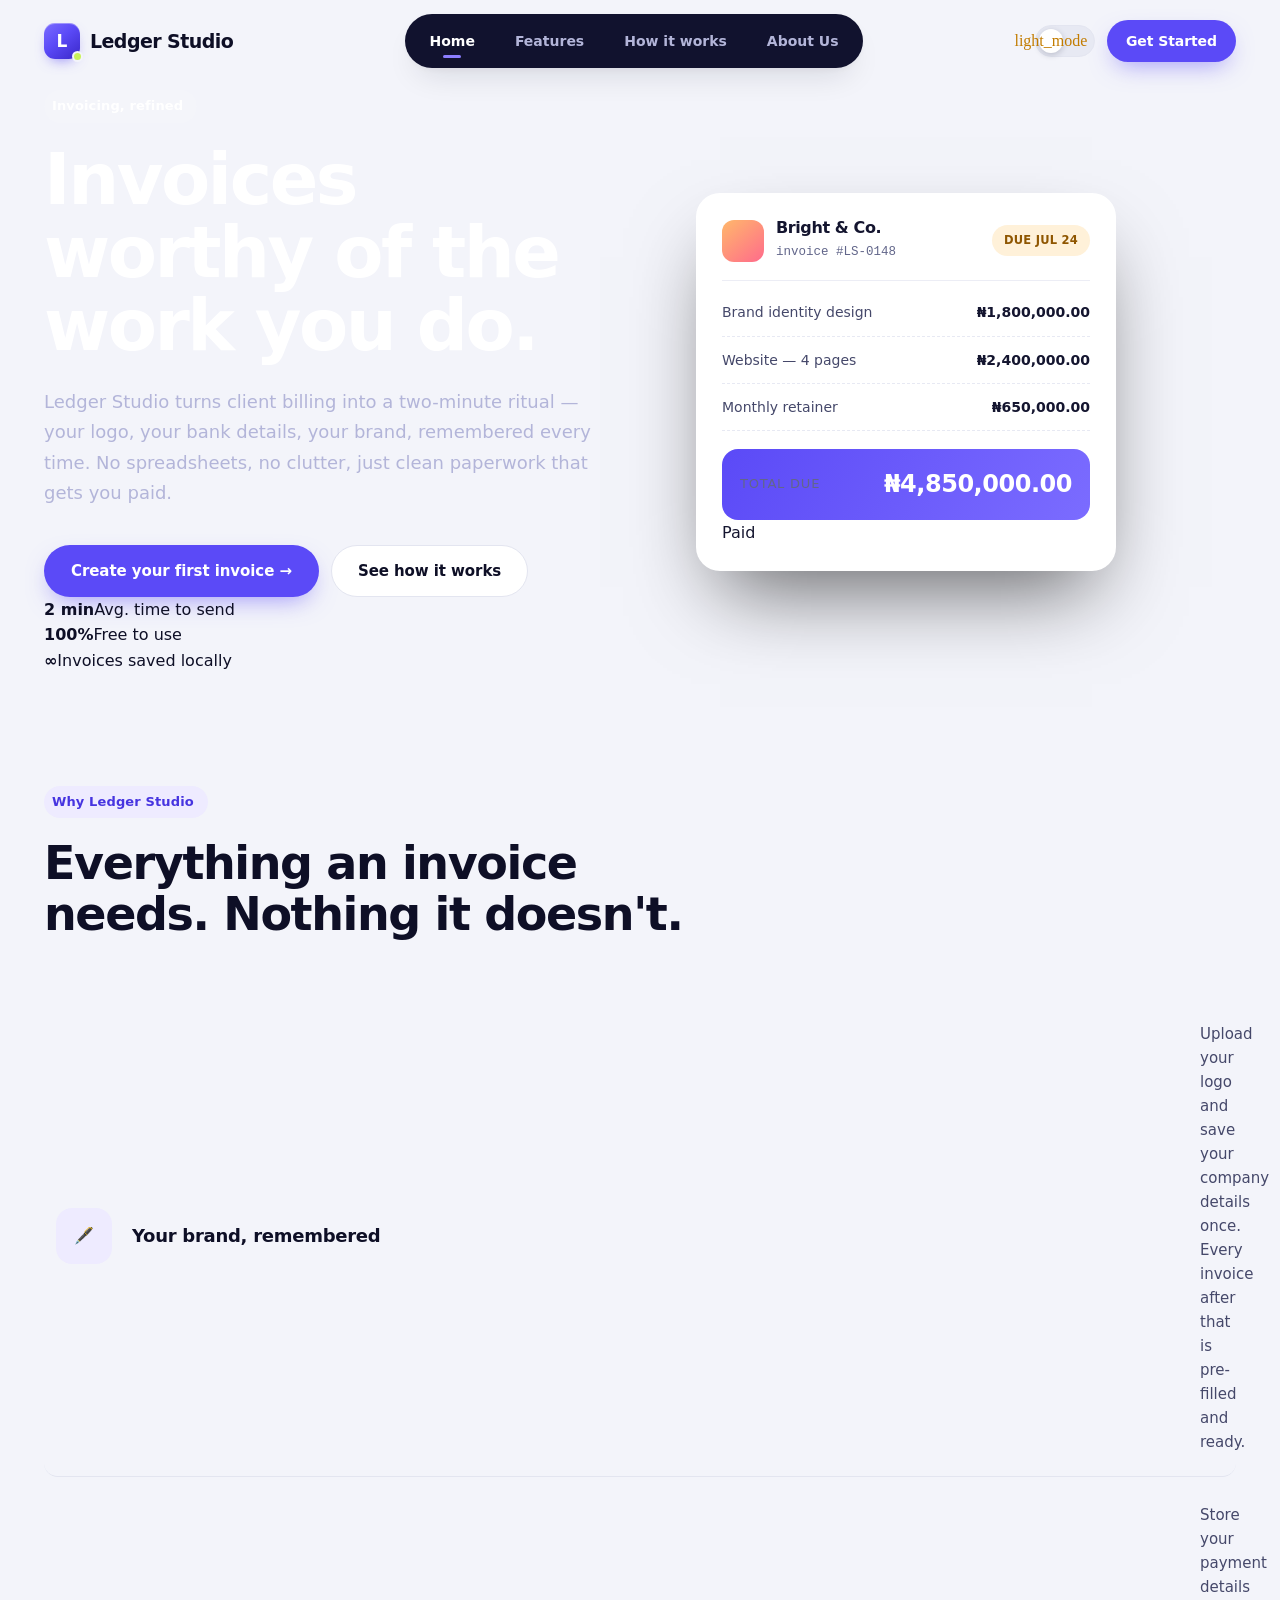
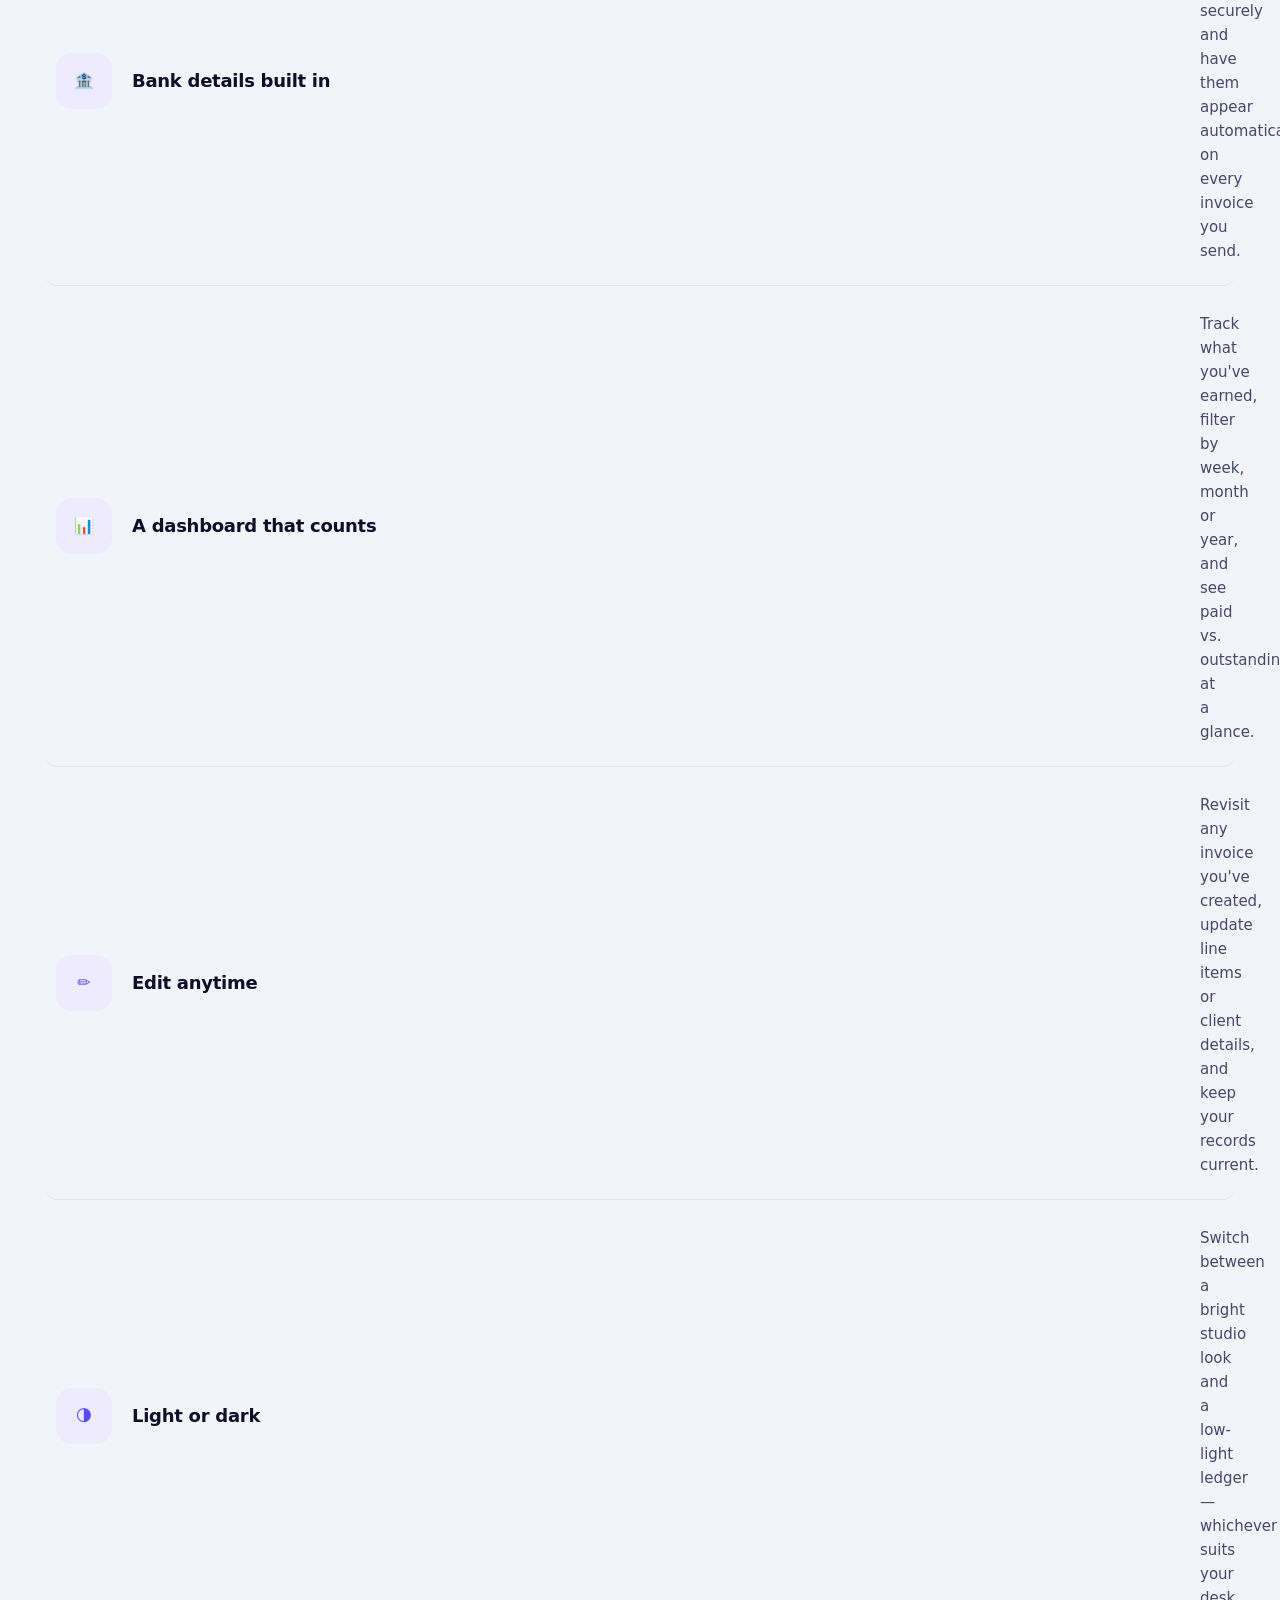
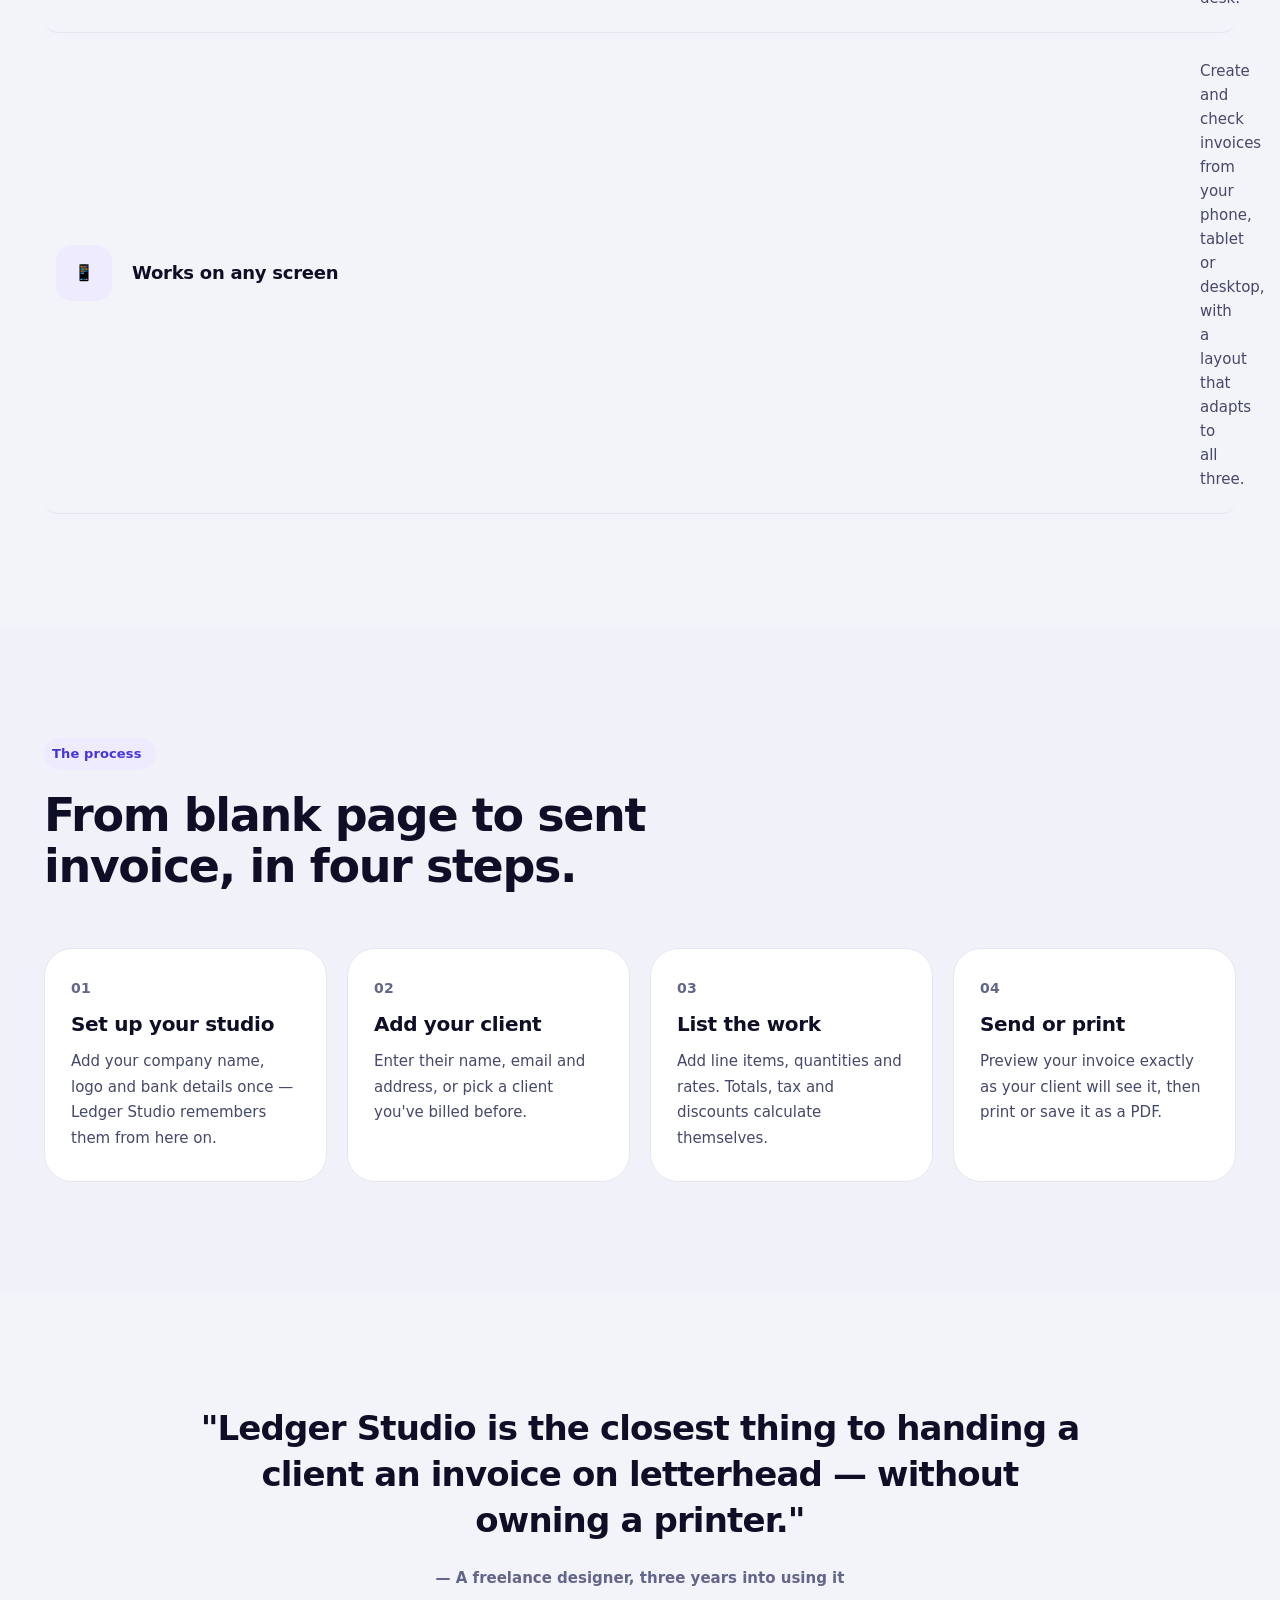
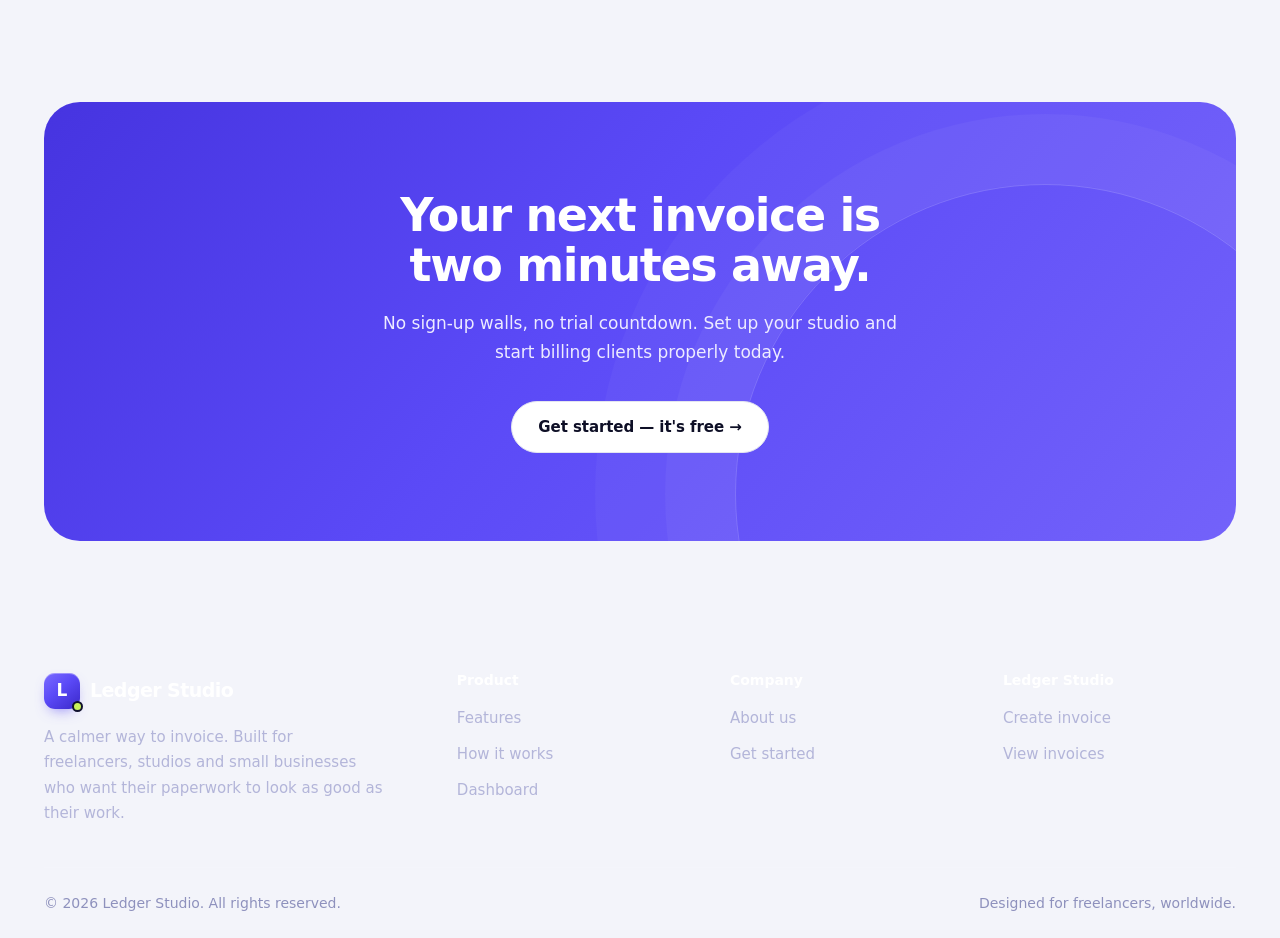
<file: Index.html>
<!DOCTYPE html>
<html lang="en">
<head>
<meta charset="UTF-8">
<meta name="viewport" content="width=device-width, initial-scale=1.0">
<title>Ledger Studio — Beautiful invoices, generated in seconds</title>
<meta name="description" content="Ledger Studio helps freelancers and businesses create polished, professional invoices in minutes — with your logo, your bank details, and your brand.">
<link rel="stylesheet" href="style.css">
</head>
<body>

<nav class="nav" id="nav">
  <div class="container nav-inner">
    <a href="index.html" class="logo"><span class="logo-mark">L</span>Ledger Studio</a>
    <div class="nav-links" id="navLinks">
      <a href="index.html" class="active">Home</a>
      <a href="index.html#features">Features</a>
      <a href="index.html#how">How it works</a>
      <a href="about.html">About Us</a>
    </div>
    <div class="nav-actions">
      <button class="theme-switch" id="themeSwitch" aria-label="Toggle dark mode"><span class="knob"></span></button>
      <a href="app.html" class="btn btn-primary btn-sm">Get Started</a>
      <button class="mobile-menu-btn" id="mobileMenuBtn" aria-label="Toggle menu"><span></span><span></span><span></span></button>
    </div>
  </div>
</nav>

<section class="hero">
  <div class="hero-bg-glow"></div>
  <div class="hero-bg-grid"></div>
  <div class="container hero-grid">
    <div class="hero-copy">
      <span class="eyebrow">Invoicing, refined</span>
      <h1>Invoices worthy of the work you do.</h1>
      <p class="lead">Ledger Studio turns client billing into a two-minute ritual — your logo, your bank details, your brand, remembered every time. No spreadsheets, no clutter, just clean paperwork that gets you paid.</p>
      <div class="hero-actions">
        <a href="app.html" class="btn btn-primary">Create your first invoice →</a>
        <a href="#how" class="btn btn-ghost">See how it works</a>
      </div>
      <div class="trust-row">
        <div class="stat"><b>2 min</b><span>Avg. time to send</span></div>
        <div class="stat"><b>100%</b><span>Free to use</span></div>
        <div class="stat"><b>&#8734;</b><span>Invoices saved locally</span></div>
      </div>
    </div>

    <div class="invoice-mock" aria-hidden="true">
      <div class="invoice-mock-head">
        <div style="display:flex;gap:12px;align-items:center;">
          <div class="im-logo"></div>
          <div>
            <h4>Bright & Co.</h4>
            <small>invoice #LS-0148</small>
          </div>
        </div>
        <span class="im-badge">DUE JUL 24</span>
      </div>
      <div class="im-row"><span>Brand identity design</span><span>₦1,800,000.00</span></div>
      <div class="im-row"><span>Website — 4 pages</span><span>₦2,400,000.00</span></div>
      <div class="im-row"><span>Monthly retainer</span><span>₦650,000.00</span></div>
      <div class="im-total">
        <span style="font-size:13px;color:var(--ink-faint);text-transform:uppercase;letter-spacing:.06em;">Total due</span>
        <b class="im-total-num">₦4,850,000.00</b>
      </div>
      <div class="im-stamp">Paid</div>
    </div>
  </div>
</section>

<section class="section" id="features">
  <div class="container">
    <div class="section-head reveal">
      <span class="eyebrow">Why Ledger Studio</span>
      <h2>Everything an invoice needs. Nothing it doesn't.</h2>
    </div>
    <div class="feature-grid reveal-stagger">
      <div class="feature-card">
        <div class="feature-icon">🖋️</div>
        <h3>Your brand, remembered</h3>
        <p>Upload your logo and save your company details once. Every invoice after that is pre-filled and ready.</p>
      </div>
      <div class="feature-card">
        <div class="feature-icon">🏦</div>
        <h3>Bank details built in</h3>
        <p>Store your payment details securely and have them appear automatically on every invoice you send.</p>
      </div>
      <div class="feature-card">
        <div class="feature-icon">📊</div>
        <h3>A dashboard that counts</h3>
        <p>Track what you've earned, filter by week, month or year, and see paid vs. outstanding at a glance.</p>
      </div>
      <div class="feature-card">
        <div class="feature-icon">✏️</div>
        <h3>Edit anytime</h3>
        <p>Revisit any invoice you've created, update line items or client details, and keep your records current.</p>
      </div>
      <div class="feature-card">
        <div class="feature-icon">🌗</div>
        <h3>Light or dark</h3>
        <p>Switch between a bright studio look and a low-light ledger — whichever suits your desk.</p>
      </div>
      <div class="feature-card">
        <div class="feature-icon">📱</div>
        <h3>Works on any screen</h3>
        <p>Create and check invoices from your phone, tablet or desktop, with a layout that adapts to all three.</p>
      </div>
    </div>
  </div>
</section>

<section class="section" id="how" style="background:var(--surface-2);">
  <div class="container">
    <div class="section-head reveal">
      <span class="eyebrow">The process</span>
      <h2>From blank page to sent invoice, in four steps.</h2>
    </div>
    <div class="steps reveal-stagger">
      <div class="step">
        <span class="step-num">01</span>
        <h3>Set up your studio</h3>
        <p>Add your company name, logo and bank details once — Ledger Studio remembers them from here on.</p>
      </div>
      <div class="step">
        <span class="step-num">02</span>
        <h3>Add your client</h3>
        <p>Enter their name, email and address, or pick a client you've billed before.</p>
      </div>
      <div class="step">
        <span class="step-num">03</span>
        <h3>List the work</h3>
        <p>Add line items, quantities and rates. Totals, tax and discounts calculate themselves.</p>
      </div>
      <div class="step">
        <span class="step-num">04</span>
        <h3>Send or print</h3>
        <p>Preview your invoice exactly as your client will see it, then print or save it as a PDF.</p>
      </div>
    </div>
  </div>
</section>

<section class="section">
  <div class="container">
    <div class="quote-block reveal">
      <p>"Ledger Studio is the closest thing to handing a client an invoice on letterhead — without owning a printer."</p>
      <div class="quote-attr">— A freelance designer, three years into using it</div>
    </div>
  </div>
</section>

<section class="section" style="padding-top:0;">
  <div class="container">
    <div class="cta-banner reveal">
      <div class="cta-glow"></div>
      <h2>Your next invoice is two minutes away.</h2>
      <p>No sign-up walls, no trial countdown. Set up your studio and start billing clients properly today.</p>
      <a href="app.html" class="btn btn-ghost">Get started — it's free →</a>
    </div>
  </div>
</section>

<footer class="footer">
  <div class="container">
    <div class="footer-grid">
      <div class="footer-brand">
        <a href="index.html" class="logo"><span class="logo-mark">L</span>Ledger Studio</a>
        <p>A calmer way to invoice. Built for freelancers, studios and small businesses who want their paperwork to look as good as their work.</p>
      </div>
      <div class="footer-col">
        <h4>Product</h4>
        <a href="index.html#features">Features</a>
        <a href="index.html#how">How it works</a>
        <a href="app.html">Dashboard</a>
      </div>
      <div class="footer-col">
        <h4>Company</h4>
        <a href="about.html">About us</a>
        <a href="app.html">Get started</a>
      </div>
      <div class="footer-col">
        <h4>Ledger Studio</h4>
        <a href="app.html">Create invoice</a>
        <a href="app.html">View invoices</a>
      </div>
    </div>
    <div class="footer-bottom">
      <span>© <span id="year"></span> Ledger Studio. All rights reserved.</span>
      <span>Designed for freelancers, worldwide.</span>
    </div>
  </div>
</footer>

<script src="script.js"></script>
</body>
</html>
</file>
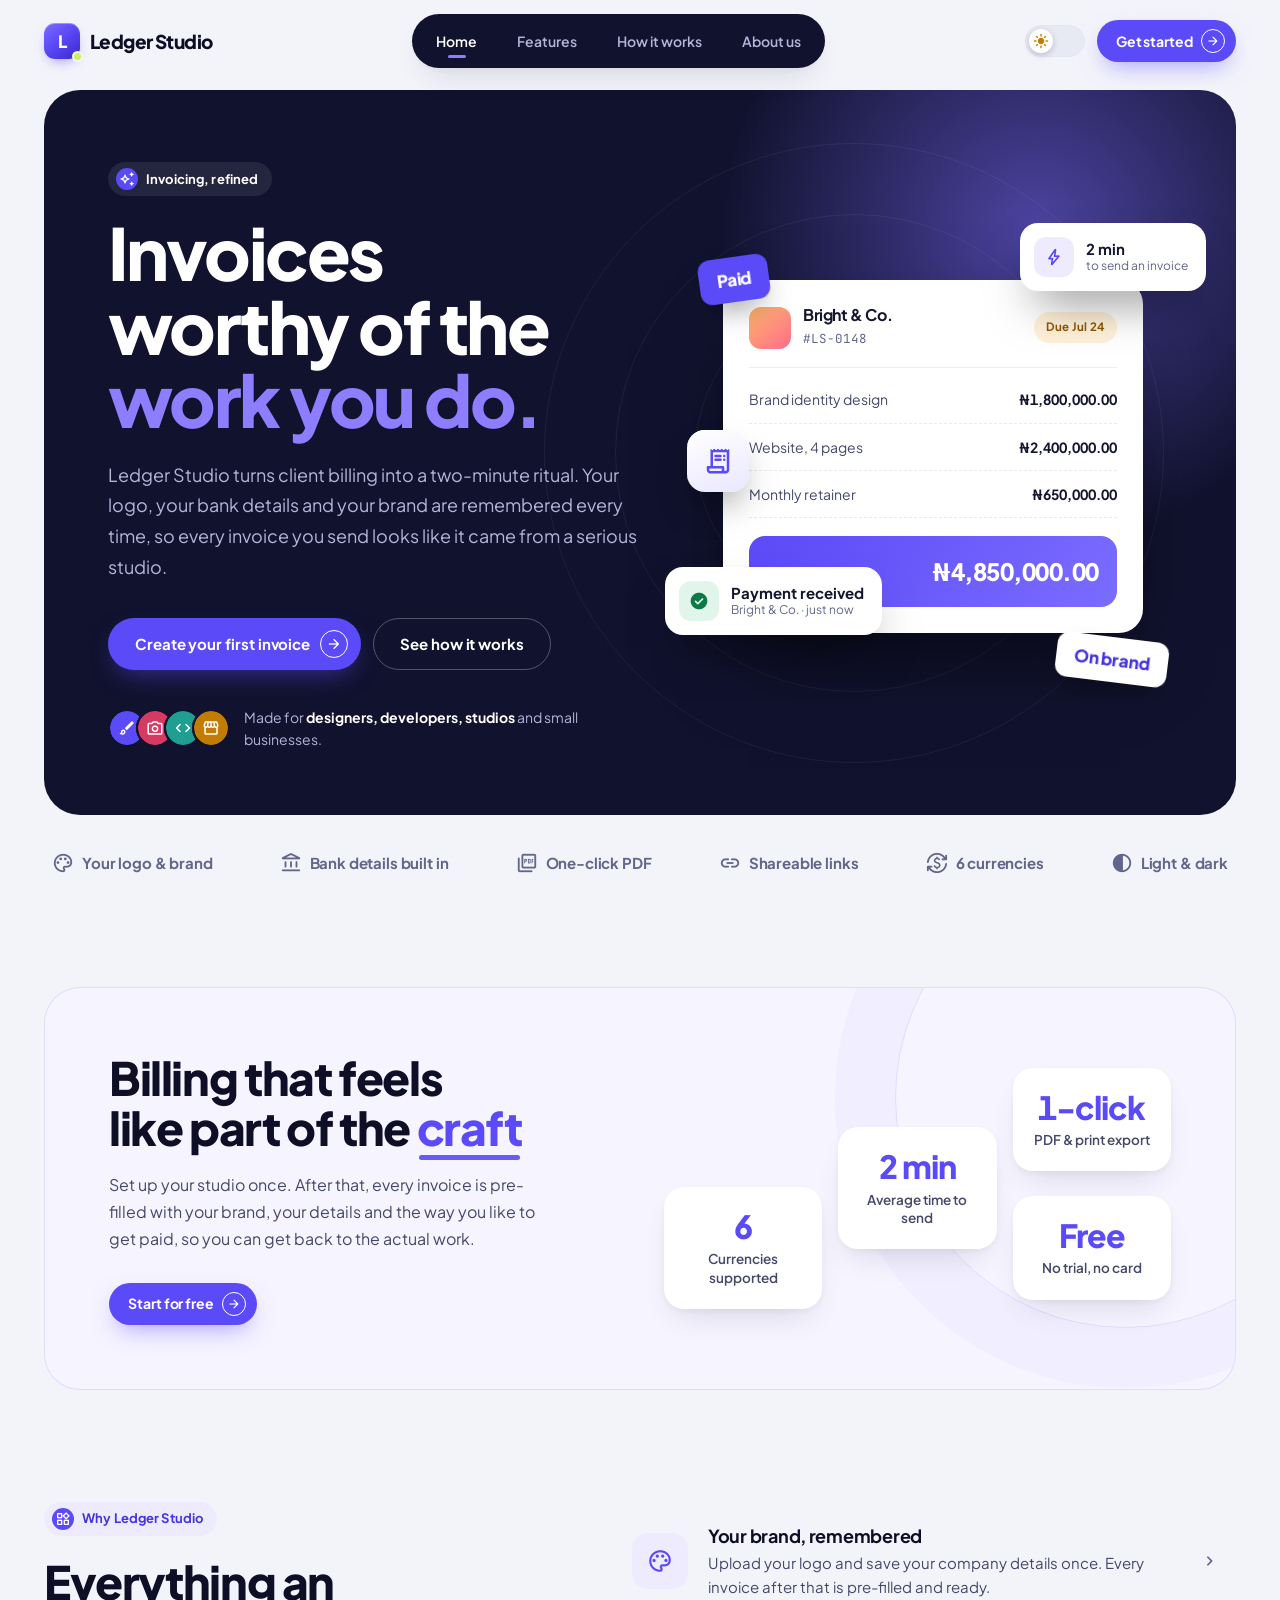
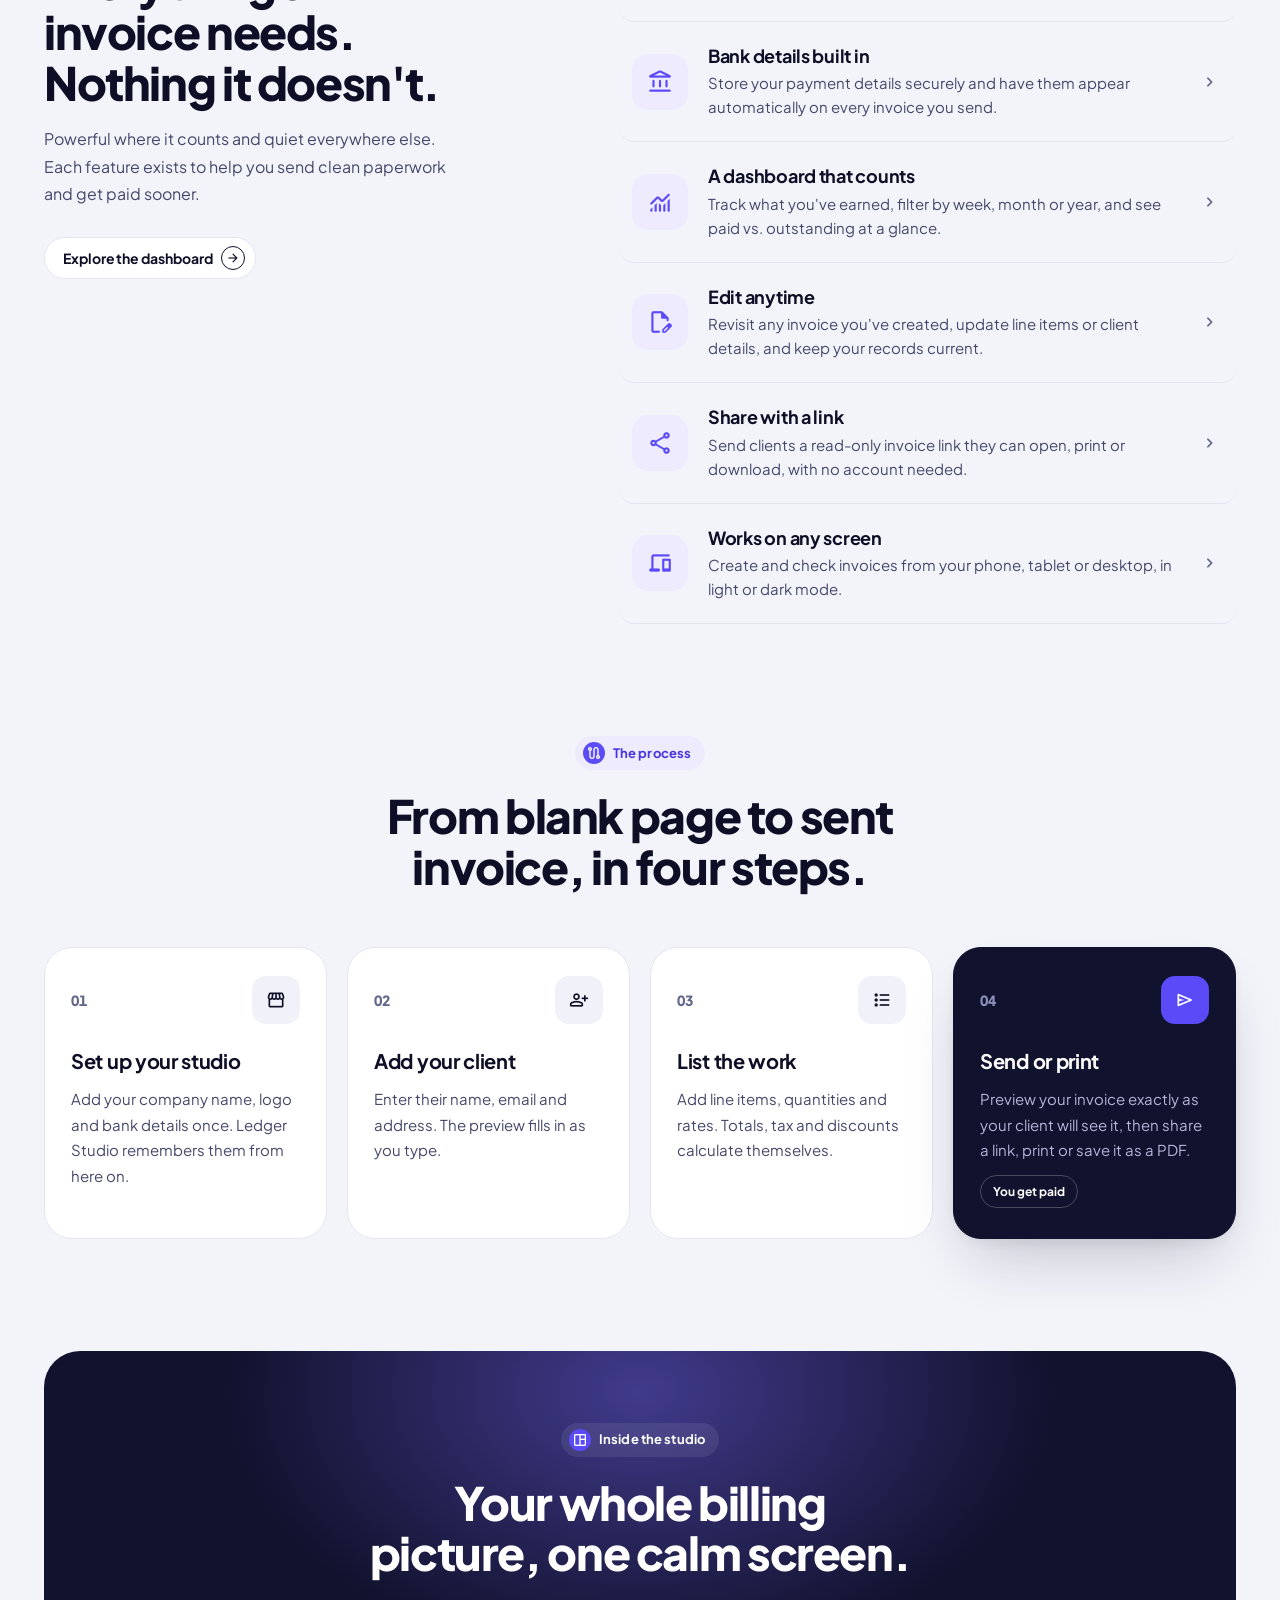
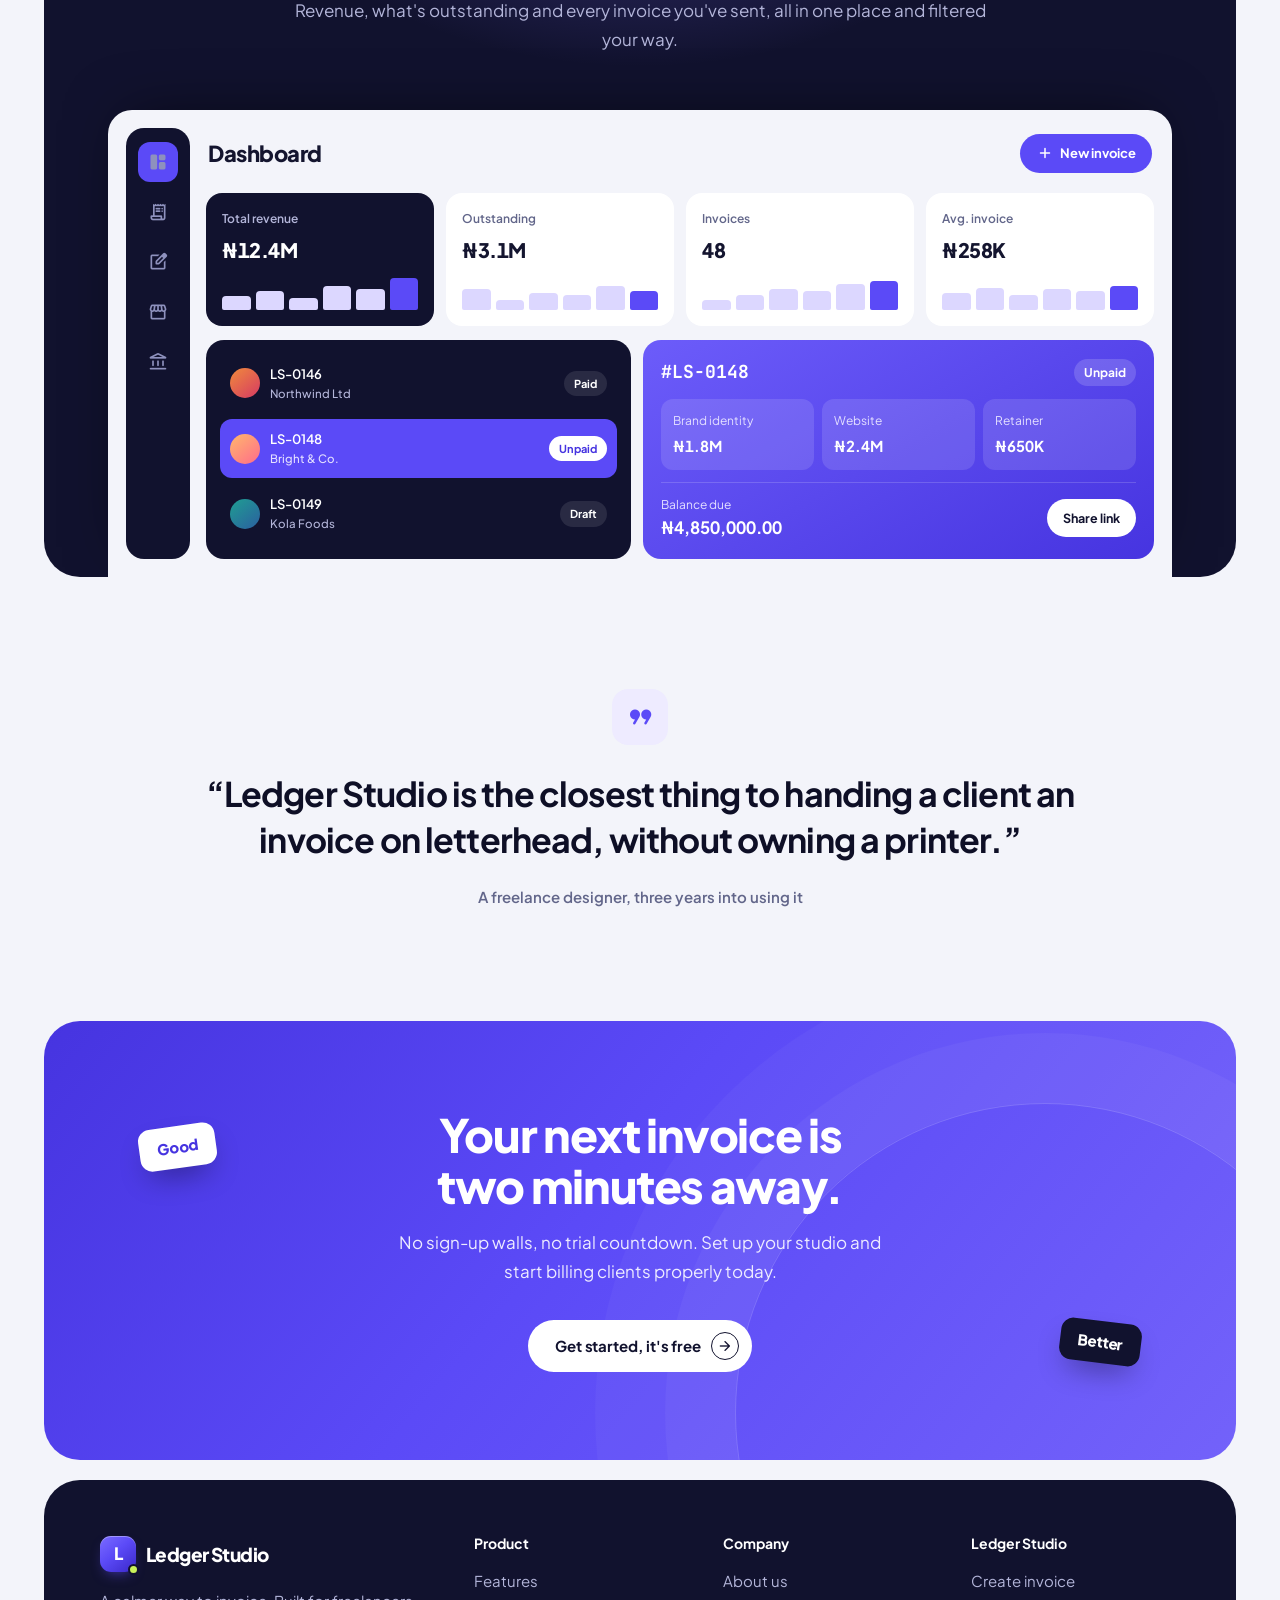
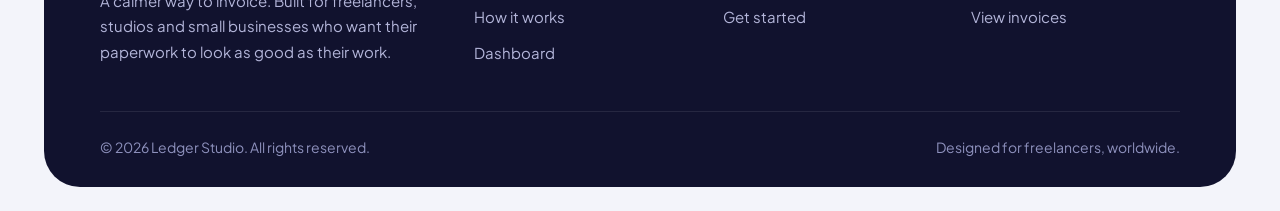
<file: index.html>
<!DOCTYPE html>
<html lang="en">
<head>
<meta charset="UTF-8">
<meta name="viewport" content="width=device-width, initial-scale=1.0">
<title>Ledger Studio — Beautiful invoices, generated in seconds</title>
<meta name="description" content="Ledger Studio helps freelancers and businesses create polished, professional invoices in minutes — with your logo, your bank details, and your brand.">
<meta name="theme-color" content="#11122E">
<link rel="icon" href="favicon.ico" sizes="48x48">
<link rel="icon" href="favicon.svg" type="image/svg+xml">
<link rel="apple-touch-icon" href="apple-touch-icon.png">
<link rel="manifest" href="site.webmanifest">
<link rel="preconnect" href="https://fonts.googleapis.com">
<link rel="preconnect" href="https://fonts.gstatic.com" crossorigin>
<link rel="stylesheet" href="https://fonts.googleapis.com/css2?family=Plus+Jakarta+Sans:wght@400;500;600;700;800&family=JetBrains+Mono:wght@500;600&display=swap">
<link rel="stylesheet" href="https://fonts.googleapis.com/css2?family=Material+Symbols+Rounded:opsz,wght,FILL,GRAD@20..48,400..600,0..1,0&display=block">
<link rel="stylesheet" href="style.css">
</head>
<body>
<a href="#main" class="skip-link">Skip to content</a>

<nav class="nav" id="nav" aria-label="Main">
  <div class="container nav-inner">
    <a href="index.html" class="logo" aria-label="Ledger Studio home"><span class="logo-mark" aria-hidden="true">L</span>Ledger Studio</a>
    <div class="nav-links" id="navLinks">
      <a href="index.html" class="active" aria-current="page">Home</a>
      <a href="index.html#features">Features</a>
      <a href="index.html#how">How it works</a>
      <a href="about.html">About us</a>
    </div>
    <div class="nav-actions">
      <button class="theme-switch" id="themeSwitch" aria-label="Dark mode" aria-pressed="false"><span class="knob" aria-hidden="true"></span></button>
      <a href="app.html" class="btn btn-primary btn-sm">Get started <span class="ms btn-ic" aria-hidden="true">arrow_forward</span></a>
      <button class="mobile-menu-btn" id="mobileMenuBtn" aria-label="Open menu" aria-controls="navLinks"><span></span><span></span><span></span></button>
    </div>
  </div>
</nav>

<main id="main">

<!-- HERO -->
<section class="hero">
  <div class="container">
    <div class="hero-panel">
      <div class="hero-rings" aria-hidden="true"></div>
      <div class="hero-grid">
        <div class="hero-copy">
          <span class="eyebrow"><span class="ms" aria-hidden="true">auto_awesome</span>Invoicing, refined</span>
          <h1>Invoices worthy of the <em>work you do.</em></h1>
          <p class="lead">Ledger Studio turns client billing into a two-minute ritual. Your logo, your bank details and your brand are remembered every time, so every invoice you send looks like it came from a serious studio.</p>
          <div class="hero-actions">
            <a href="app.html" class="btn btn-primary">Create your first invoice <span class="ms btn-ic" aria-hidden="true">arrow_forward</span></a>
            <a href="#how" class="btn btn-outline-light">See how it works</a>
          </div>
          <div class="hero-proof">
            <div class="stack" aria-hidden="true">
              <span style="background:#5B4AF7;"><span class="ms">brush</span></span>
              <span style="background:#D63A63;"><span class="ms">photo_camera</span></span>
              <span style="background:#1F9E92;"><span class="ms">code</span></span>
              <span style="background:#C27C00;"><span class="ms">storefront</span></span>
            </div>
            <span>Made for <b>designers, developers, studios</b> and small businesses.</span>
          </div>
        </div>

        <div class="hero-visual" aria-hidden="true">
          <span class="tag-tilt t1">Paid</span>
          <div class="app-tile a1"><span class="ms">receipt_long</span></div>
          <div class="float-card fc-time">
            <div class="fc-ic"><span class="ms">bolt</span></div>
            <div><b>2 min</b><small>to send an invoice</small></div>
          </div>
          <div class="invoice-mock">
            <div class="invoice-mock-head">
              <div style="display:flex;gap:12px;align-items:center;">
                <div class="im-logo"></div>
                <div>
                  <h4>Bright &amp; Co.</h4>
                  <small>#LS-0148</small>
                </div>
              </div>
              <span class="im-badge">Due Jul 24</span>
            </div>
            <div class="im-row"><span>Brand identity design</span><span>₦1,800,000.00</span></div>
            <div class="im-row"><span>Website, 4 pages</span><span>₦2,400,000.00</span></div>
            <div class="im-row"><span>Monthly retainer</span><span>₦650,000.00</span></div>
            <div class="im-total">
              <small>Total due</small>
              <b class="im-total-num">₦4,850,000.00</b>
            </div>
          </div>
          <div class="float-card fc-paid">
            <div class="fc-ic"><span class="ms fill">check_circle</span></div>
            <div><b>Payment received</b><small>Bright &amp; Co. · just now</small></div>
          </div>
          <span class="tag-tilt t2">On brand</span>
        </div>
      </div>
    </div>

    <div class="cap-strip" aria-label="What's included">
      <span><span class="ms" aria-hidden="true">palette</span>Your logo &amp; brand</span>
      <span><span class="ms" aria-hidden="true">account_balance</span>Bank details built in</span>
      <span><span class="ms" aria-hidden="true">picture_as_pdf</span>One-click PDF</span>
      <span><span class="ms" aria-hidden="true">link</span>Shareable links</span>
      <span><span class="ms" aria-hidden="true">currency_exchange</span>6 currencies</span>
      <span><span class="ms" aria-hidden="true">contrast</span>Light &amp; dark</span>
    </div>
  </div>
</section>

<!-- STAT BAND -->
<section class="section" style="padding-bottom:0;">
  <div class="container">
    <div class="stat-band reveal">
      <div>
        <h2>Billing that feels like part of the <span class="swoosh">craft</span></h2>
        <p>Set up your studio once. After that, every invoice is pre-filled with your brand, your details and the way you like to get paid, so you can get back to the actual work.</p>
        <a href="app.html" class="btn btn-primary btn-sm">Start for free <span class="ms btn-ic" aria-hidden="true">arrow_forward</span></a>
      </div>
      <div class="stat-tiles">
        <div class="stat-tile"><b>6</b><span>Currencies supported</span></div>
        <div class="stat-tile"><b>2 min</b><span>Average time to send</span></div>
        <div class="stat-tile"><b>1-click</b><span>PDF &amp; print export</span></div>
        <div class="stat-tile"><b>Free</b><span>No trial, no card</span></div>
      </div>
    </div>
  </div>
</section>

<!-- FEATURES -->
<section class="section" id="features">
  <div class="container feature-split">
    <div class="sticky reveal">
      <span class="eyebrow"><span class="ms" aria-hidden="true">widgets</span>Why Ledger Studio</span>
      <h2>Everything an invoice needs. Nothing it doesn't.</h2>
      <p>Powerful where it counts and quiet everywhere else. Each feature exists to help you send clean paperwork and get paid sooner.</p>
      <a href="app.html" class="btn btn-ghost btn-sm">Explore the dashboard <span class="ms btn-ic" aria-hidden="true">arrow_forward</span></a>
    </div>
    <div class="feature-grid reveal-stagger">
      <div class="feature-card">
        <div class="feature-icon"><span class="ms" aria-hidden="true">palette</span></div>
        <div><h3>Your brand, remembered</h3><p>Upload your logo and save your company details once. Every invoice after that is pre-filled and ready.</p></div>
        <span class="ms chev" aria-hidden="true">chevron_right</span>
      </div>
      <div class="feature-card">
        <div class="feature-icon"><span class="ms" aria-hidden="true">account_balance</span></div>
        <div><h3>Bank details built in</h3><p>Store your payment details securely and have them appear automatically on every invoice you send.</p></div>
        <span class="ms chev" aria-hidden="true">chevron_right</span>
      </div>
      <div class="feature-card">
        <div class="feature-icon"><span class="ms" aria-hidden="true">monitoring</span></div>
        <div><h3>A dashboard that counts</h3><p>Track what you've earned, filter by week, month or year, and see paid vs. outstanding at a glance.</p></div>
        <span class="ms chev" aria-hidden="true">chevron_right</span>
      </div>
      <div class="feature-card">
        <div class="feature-icon"><span class="ms" aria-hidden="true">edit_document</span></div>
        <div><h3>Edit anytime</h3><p>Revisit any invoice you've created, update line items or client details, and keep your records current.</p></div>
        <span class="ms chev" aria-hidden="true">chevron_right</span>
      </div>
      <div class="feature-card">
        <div class="feature-icon"><span class="ms" aria-hidden="true">share</span></div>
        <div><h3>Share with a link</h3><p>Send clients a read-only invoice link they can open, print or download, with no account needed.</p></div>
        <span class="ms chev" aria-hidden="true">chevron_right</span>
      </div>
      <div class="feature-card">
        <div class="feature-icon"><span class="ms" aria-hidden="true">devices</span></div>
        <div><h3>Works on any screen</h3><p>Create and check invoices from your phone, tablet or desktop, in light or dark mode.</p></div>
        <span class="ms chev" aria-hidden="true">chevron_right</span>
      </div>
    </div>
  </div>
</section>

<!-- HOW IT WORKS -->
<section class="section" id="how" style="padding-top:0;">
  <div class="container">
    <div class="section-head center reveal">
      <span class="eyebrow"><span class="ms" aria-hidden="true">route</span>The process</span>
      <h2>From blank page to sent invoice, in four steps.</h2>
    </div>
    <div class="steps reveal-stagger">
      <div class="step">
        <div class="step-top"><span class="step-num">01</span><span class="step-ic"><span class="ms" aria-hidden="true">storefront</span></span></div>
        <h3>Set up your studio</h3>
        <p>Add your company name, logo and bank details once. Ledger Studio remembers them from here on.</p>
      </div>
      <div class="step">
        <div class="step-top"><span class="step-num">02</span><span class="step-ic"><span class="ms" aria-hidden="true">person_add</span></span></div>
        <h3>Add your client</h3>
        <p>Enter their name, email and address. The preview fills in as you type.</p>
      </div>
      <div class="step">
        <div class="step-top"><span class="step-num">03</span><span class="step-ic"><span class="ms" aria-hidden="true">format_list_bulleted</span></span></div>
        <h3>List the work</h3>
        <p>Add line items, quantities and rates. Totals, tax and discounts calculate themselves.</p>
      </div>
      <div class="step featured">
        <div class="step-top"><span class="step-num">04</span><span class="step-ic"><span class="ms" aria-hidden="true">send</span></span></div>
        <h3>Send or print</h3>
        <p>Preview your invoice exactly as your client will see it, then share a link, print or save it as a PDF.</p>
        <span class="step-pill">You get paid</span>
      </div>
    </div>
  </div>
</section>

<!-- PRODUCT PREVIEW -->
<section class="section" style="padding-top:0;">
  <div class="container">
    <div class="preview-band reveal">
      <div class="section-head center">
        <span class="eyebrow"><span class="ms" aria-hidden="true">space_dashboard</span>Inside the studio</span>
        <h2>Your whole billing picture, one calm screen.</h2>
        <p>Revenue, what's outstanding and every invoice you've sent, all in one place and filtered your way.</p>
      </div>
      <div class="dash-mock" role="img" aria-label="Preview of the Ledger Studio dashboard with revenue stats and an invoice list">
        <div class="dm-rail" aria-hidden="true">
          <span class="on"><span class="ms fill">space_dashboard</span></span>
          <span><span class="ms">receipt_long</span></span>
          <span><span class="ms">edit_square</span></span>
          <span><span class="ms">storefront</span></span>
          <span><span class="ms">account_balance</span></span>
        </div>
        <div class="dm-body" aria-hidden="true">
          <div class="dm-top"><b>Dashboard</b><span class="pill"><span class="ms sm">add</span>New invoice</span></div>
          <div class="dm-stats">
            <div class="dm-stat dark"><small>Total revenue</small><b>₦12.4M</b><div class="bars"><i style="height:40%"></i><i style="height:55%"></i><i style="height:35%"></i><i style="height:70%"></i><i style="height:60%"></i><i style="height:95%"></i></div></div>
            <div class="dm-stat"><small>Outstanding</small><b>₦3.1M</b><div class="bars"><i style="height:60%"></i><i style="height:30%"></i><i style="height:50%"></i><i style="height:45%"></i><i style="height:70%"></i><i style="height:55%"></i></div></div>
            <div class="dm-stat"><small>Invoices</small><b>48</b><div class="bars"><i style="height:30%"></i><i style="height:45%"></i><i style="height:60%"></i><i style="height:55%"></i><i style="height:75%"></i><i style="height:85%"></i></div></div>
            <div class="dm-stat"><small>Avg. invoice</small><b>₦258K</b><div class="bars"><i style="height:50%"></i><i style="height:65%"></i><i style="height:45%"></i><i style="height:60%"></i><i style="height:55%"></i><i style="height:70%"></i></div></div>
          </div>
          <div class="dm-split">
            <div class="dm-list">
              <div class="row"><span class="av" style="background:linear-gradient(140deg,#F08A3C,#D63A63)"></span><span class="grow">LS-0146<small>Northwind Ltd</small></span><span class="chip-s">Paid</span></div>
              <div class="row on"><span class="av" style="background:linear-gradient(140deg,#FFB86B,#FF6B8B)"></span><span class="grow">LS-0148<small>Bright &amp; Co.</small></span><span class="chip-s">Unpaid</span></div>
              <div class="row"><span class="av" style="background:linear-gradient(140deg,#1F9E92,#2B5FA0)"></span><span class="grow">LS-0149<small>Kola Foods</small></span><span class="chip-s">Draft</span></div>
            </div>
            <div class="dm-detail">
              <div class="h"><b>#LS-0148</b><span>Unpaid</span></div>
              <div class="grid">
                <div>Brand identity<b>₦1.8M</b></div>
                <div>Website<b>₦2.4M</b></div>
                <div>Retainer<b>₦650K</b></div>
              </div>
              <div class="foot"><div>Balance due<b>₦4,850,000.00</b></div><span class="pay">Share link</span></div>
            </div>
          </div>
        </div>
      </div>
    </div>
  </div>
</section>

<!-- QUOTE -->
<section class="section" style="padding-top:0;">
  <div class="container">
    <figure class="quote-block reveal">
      <div class="q-ic" aria-hidden="true"><span class="ms fill">format_quote</span></div>
      <blockquote><p>“Ledger Studio is the closest thing to handing a client an invoice on letterhead, without owning a printer.”</p></blockquote>
      <figcaption class="quote-attr">A freelance designer, three years into using it</figcaption>
    </figure>
  </div>
</section>

<!-- CTA -->
<section class="section" style="padding-top:0;padding-bottom:0;">
  <div class="container">
    <div class="cta-banner reveal">
      <div class="cta-glow" aria-hidden="true"></div>
      <span class="tag-tilt t1" aria-hidden="true">Good</span>
      <span class="tag-tilt t2" aria-hidden="true">Better</span>
      <h2>Your next invoice is two minutes away.</h2>
      <p>No sign-up walls, no trial countdown. Set up your studio and start billing clients properly today.</p>
      <a href="app.html" class="btn btn-light">Get started, it's free <span class="ms btn-ic" aria-hidden="true">arrow_forward</span></a>
    </div>
  </div>
</section>

</main>

<footer class="footer">
  <div class="container">
    <div class="footer-shell">
      <div class="footer-grid">
        <div class="footer-brand">
          <a href="index.html" class="logo"><span class="logo-mark" aria-hidden="true">L</span>Ledger Studio</a>
          <p>A calmer way to invoice. Built for freelancers, studios and small businesses who want their paperwork to look as good as their work.</p>
        </div>
        <nav class="footer-col" aria-label="Product">
          <h4>Product</h4>
          <a href="index.html#features">Features</a>
          <a href="index.html#how">How it works</a>
          <a href="app.html">Dashboard</a>
        </nav>
        <nav class="footer-col" aria-label="Company">
          <h4>Company</h4>
          <a href="about.html">About us</a>
          <a href="app.html">Get started</a>
        </nav>
        <nav class="footer-col" aria-label="Studio">
          <h4>Ledger Studio</h4>
          <a href="app.html">Create invoice</a>
          <a href="app.html">View invoices</a>
        </nav>
      </div>
      <div class="footer-bottom">
        <span>© <span id="year"></span> Ledger Studio. All rights reserved.</span>
        <span>Designed for freelancers, worldwide.</span>
      </div>
    </div>
  </div>
</footer>

<script src="script.js"></script>
</body>
</html>
</file>
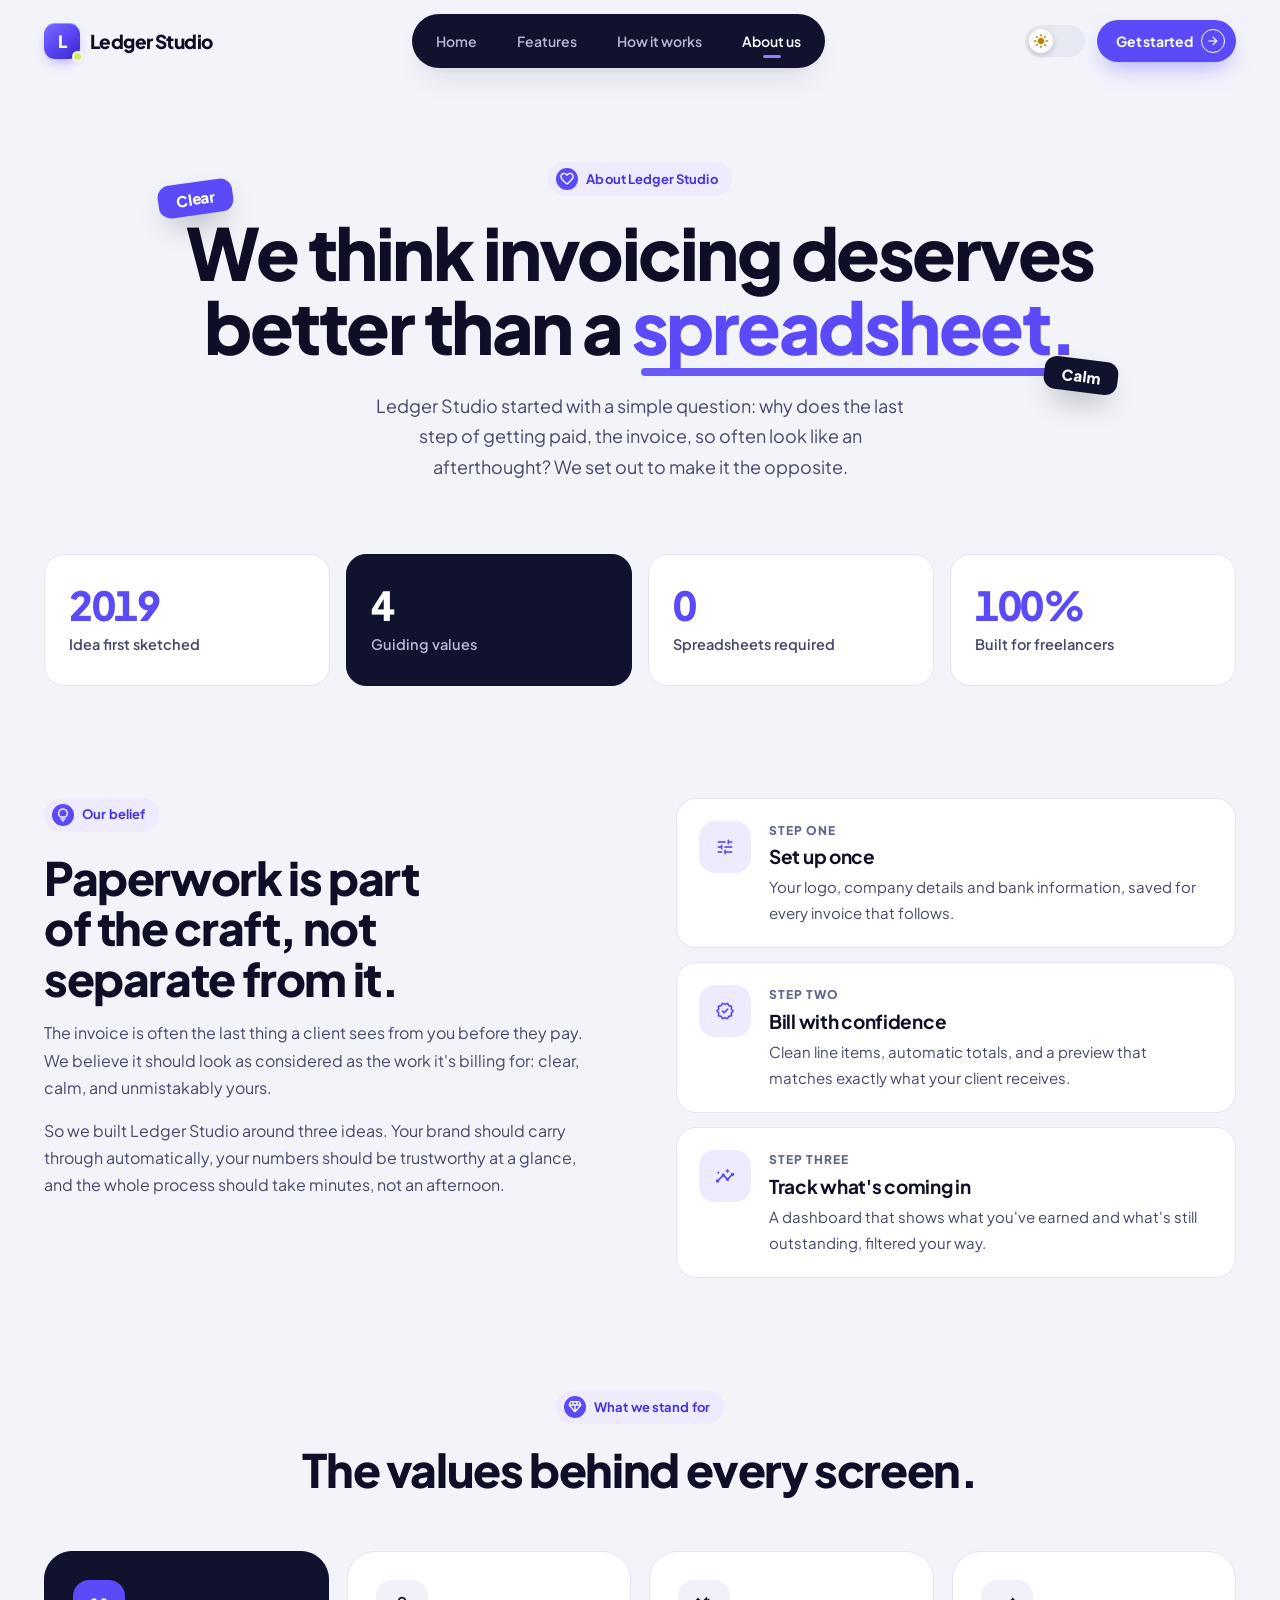
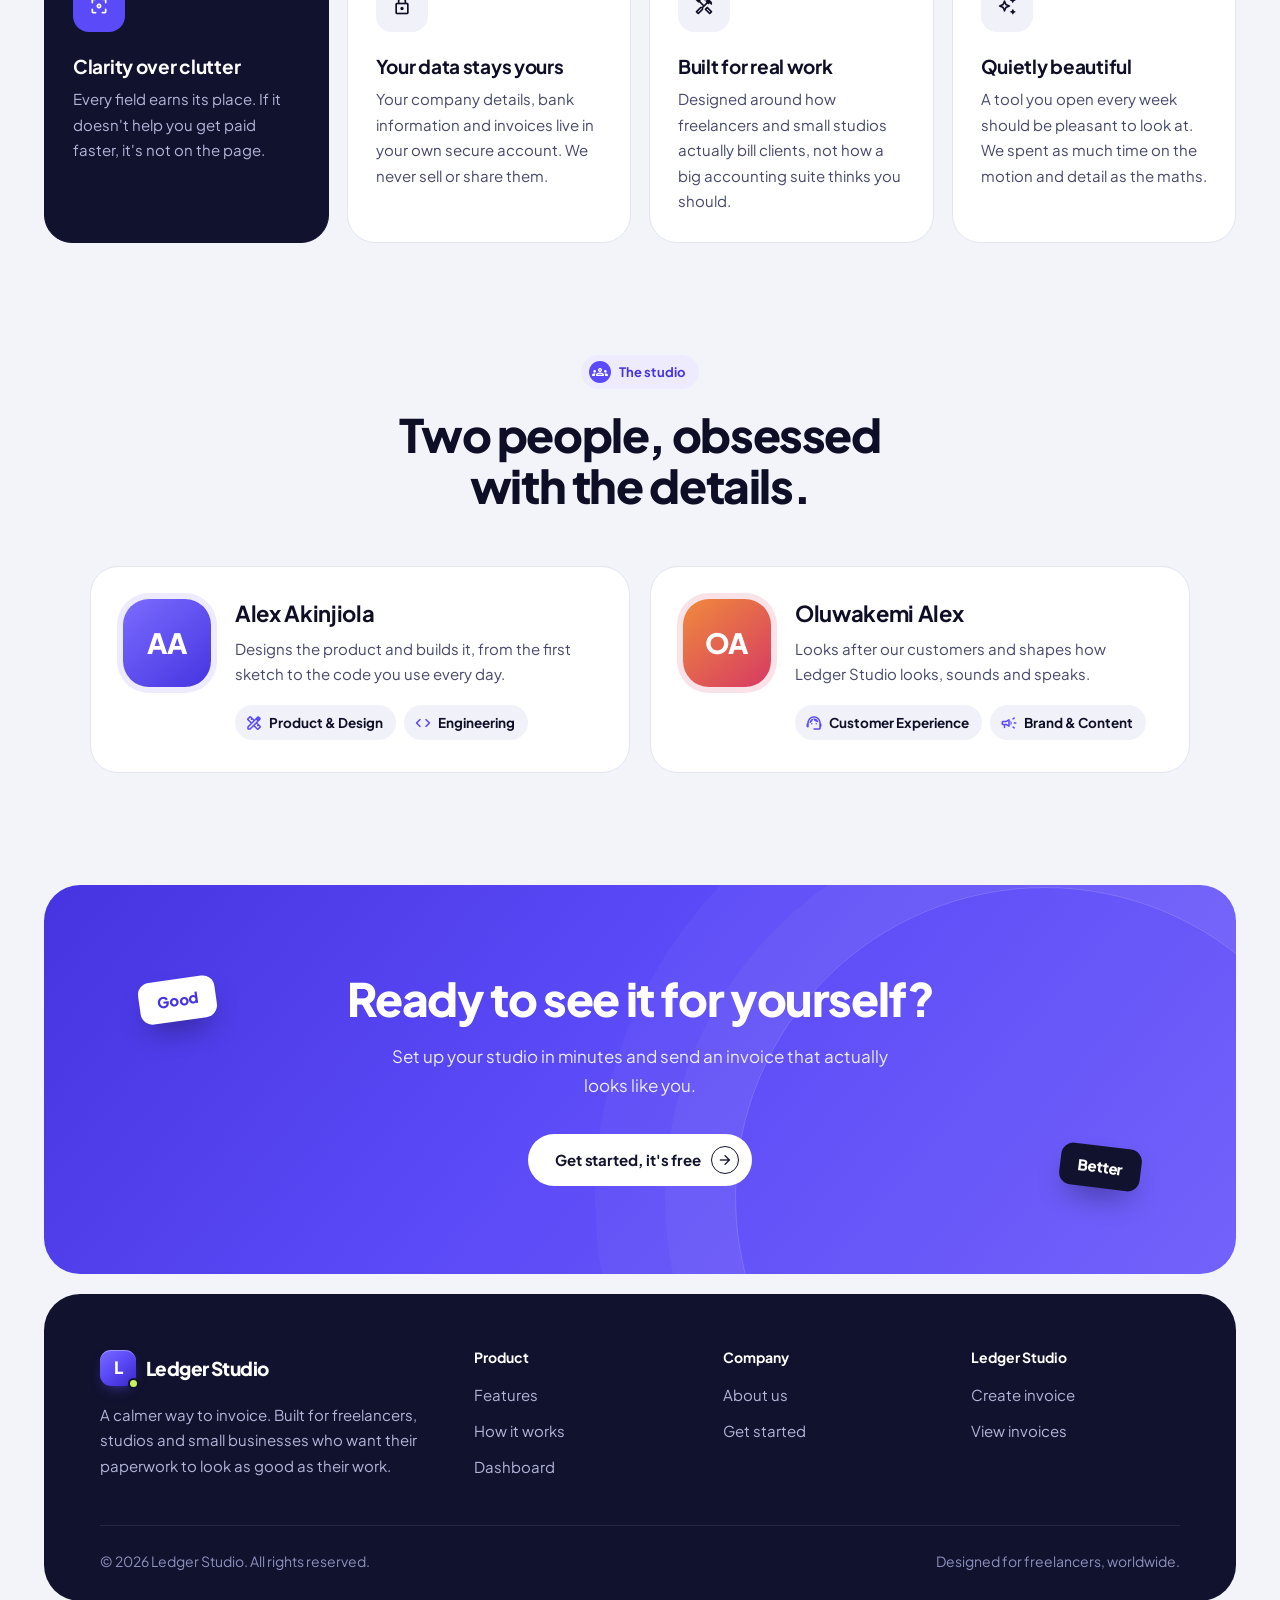
<file: about.html>
<!DOCTYPE html>
<html lang="en">
<head>
<meta charset="UTF-8">
<meta name="viewport" content="width=device-width, initial-scale=1.0">
<title>About Us — Ledger Studio</title>
<meta name="description" content="Why Ledger Studio exists, what we believe about invoicing, and the people building it.">
<meta name="theme-color" content="#11122E">
<link rel="icon" href="favicon.ico" sizes="48x48">
<link rel="icon" href="favicon.svg" type="image/svg+xml">
<link rel="apple-touch-icon" href="apple-touch-icon.png">
<link rel="manifest" href="site.webmanifest">
<link rel="preconnect" href="https://fonts.googleapis.com">
<link rel="preconnect" href="https://fonts.gstatic.com" crossorigin>
<link rel="stylesheet" href="https://fonts.googleapis.com/css2?family=Plus+Jakarta+Sans:wght@400;500;600;700;800&family=JetBrains+Mono:wght@500;600&display=swap">
<link rel="stylesheet" href="https://fonts.googleapis.com/css2?family=Material+Symbols+Rounded:opsz,wght,FILL,GRAD@20..48,400..600,0..1,0&display=block">
<link rel="stylesheet" href="style.css">
</head>
<body>
<a href="#main" class="skip-link">Skip to content</a>

<nav class="nav" id="nav" aria-label="Main">
  <div class="container nav-inner">
    <a href="index.html" class="logo" aria-label="Ledger Studio home"><span class="logo-mark" aria-hidden="true">L</span>Ledger Studio</a>
    <div class="nav-links" id="navLinks">
      <a href="index.html">Home</a>
      <a href="index.html#features">Features</a>
      <a href="index.html#how">How it works</a>
      <a href="about.html" class="active" aria-current="page">About us</a>
    </div>
    <div class="nav-actions">
      <button class="theme-switch" id="themeSwitch" aria-label="Dark mode" aria-pressed="false"><span class="knob" aria-hidden="true"></span></button>
      <a href="app.html" class="btn btn-primary btn-sm">Get started <span class="ms btn-ic" aria-hidden="true">arrow_forward</span></a>
      <button class="mobile-menu-btn" id="mobileMenuBtn" aria-label="Open menu" aria-controls="navLinks"><span></span><span></span><span></span></button>
    </div>
  </div>
</nav>

<main id="main">

<section class="about-hero">
  <div class="container">
    <span class="eyebrow"><span class="ms" aria-hidden="true">favorite</span>About Ledger Studio</span>
    <h1 class="reveal">
      <span class="tag-tilt t1" aria-hidden="true">Clear</span>
      We think invoicing deserves better than a <span class="swoosh">spreadsheet.</span>
      <span class="tag-tilt t2" aria-hidden="true">Calm</span>
    </h1>
    <p class="lead reveal">Ledger Studio started with a simple question: why does the last step of getting paid, the invoice, so often look like an afterthought? We set out to make it the opposite.</p>
  </div>
</section>

<section class="section" style="padding-top:48px;padding-bottom:0;">
  <div class="container">
    <div class="stat-strip reveal-stagger">
      <div class="stat"><b>2019</b><span>Idea first sketched</span></div>
      <div class="stat"><b>4</b><span>Guiding values</span></div>
      <div class="stat"><b>0</b><span>Spreadsheets required</span></div>
      <div class="stat"><b>100%</b><span>Built for freelancers</span></div>
    </div>
  </div>
</section>

<section class="section">
  <div class="container">
    <div class="split reveal">
      <div>
        <span class="eyebrow"><span class="ms" aria-hidden="true">lightbulb</span>Our belief</span>
        <h2>Paperwork is part of the craft, not separate from it.</h2>
        <p>The invoice is often the last thing a client sees from you before they pay. We believe it should look as considered as the work it's billing for: clear, calm, and unmistakably yours.</p>
        <p>So we built Ledger Studio around three ideas. Your brand should carry through automatically, your numbers should be trustworthy at a glance, and the whole process should take minutes, not an afternoon.</p>
      </div>
      <div class="timeline">
        <div class="timeline-item">
          <span class="t-ic"><span class="ms" aria-hidden="true">tune</span></span>
          <div>
            <span class="t-label">STEP ONE</span>
            <h3>Set up once</h3>
            <p>Your logo, company details and bank information, saved for every invoice that follows.</p>
          </div>
        </div>
        <div class="timeline-item">
          <span class="t-ic"><span class="ms" aria-hidden="true">verified</span></span>
          <div>
            <span class="t-label">STEP TWO</span>
            <h3>Bill with confidence</h3>
            <p>Clean line items, automatic totals, and a preview that matches exactly what your client receives.</p>
          </div>
        </div>
        <div class="timeline-item">
          <span class="t-ic"><span class="ms" aria-hidden="true">insights</span></span>
          <div>
            <span class="t-label">STEP THREE</span>
            <h3>Track what's coming in</h3>
            <p>A dashboard that shows what you've earned and what's still outstanding, filtered your way.</p>
          </div>
        </div>
      </div>
    </div>
  </div>
</section>

<section class="section" style="padding-top:0;">
  <div class="container">
    <div class="section-head center reveal">
      <span class="eyebrow"><span class="ms" aria-hidden="true">diamond</span>What we stand for</span>
      <h2>The values behind every screen.</h2>
    </div>
    <div class="values-grid reveal-stagger">
      <div class="value-card featured">
        <span class="v-ic"><span class="ms" aria-hidden="true">filter_center_focus</span></span>
        <h3>Clarity over clutter</h3>
        <p>Every field earns its place. If it doesn't help you get paid faster, it's not on the page.</p>
      </div>
      <div class="value-card">
        <span class="v-ic"><span class="ms" aria-hidden="true">lock</span></span>
        <h3>Your data stays yours</h3>
        <p>Your company details, bank information and invoices live in your own secure account. We never sell or share them.</p>
      </div>
      <div class="value-card">
        <span class="v-ic"><span class="ms" aria-hidden="true">handyman</span></span>
        <h3>Built for real work</h3>
        <p>Designed around how freelancers and small studios actually bill clients, not how a big accounting suite thinks you should.</p>
      </div>
      <div class="value-card">
        <span class="v-ic"><span class="ms" aria-hidden="true">auto_awesome</span></span>
        <h3>Quietly beautiful</h3>
        <p>A tool you open every week should be pleasant to look at. We spent as much time on the motion and detail as the maths.</p>
      </div>
    </div>
  </div>
</section>

<section class="section" style="padding-top:0;">
  <div class="container">
    <div class="section-head center reveal">
      <span class="eyebrow"><span class="ms" aria-hidden="true">groups</span>The studio</span>
      <h2>Two people, obsessed with the details.</h2>
    </div>
    <div class="team-grid reveal-stagger">
      <article class="team-card">
        <div class="team-avatar" aria-hidden="true">AA</div>
        <div class="team-info">
          <h3>Alex Akinjiola</h3>
          <p>Designs the product and builds it, from the first sketch to the code you use every day.</p>
          <ul class="team-roles" aria-label="Roles">
            <li><span class="ms" aria-hidden="true">design_services</span>Product &amp; Design</li>
            <li><span class="ms" aria-hidden="true">code</span>Engineering</li>
          </ul>
        </div>
      </article>
      <article class="team-card">
        <div class="team-avatar" aria-hidden="true">OA</div>
        <div class="team-info">
          <h3>Oluwakemi Alex</h3>
          <p>Looks after our customers and shapes how Ledger Studio looks, sounds and speaks.</p>
          <ul class="team-roles" aria-label="Roles">
            <li><span class="ms" aria-hidden="true">support_agent</span>Customer Experience</li>
            <li><span class="ms" aria-hidden="true">campaign</span>Brand &amp; Content</li>
          </ul>
        </div>
      </article>
    </div>
  </div>
</section>

<section class="section" style="padding-top:0;padding-bottom:0;">
  <div class="container">
    <div class="cta-banner reveal">
      <div class="cta-glow" aria-hidden="true"></div>
      <span class="tag-tilt t1" aria-hidden="true">Good</span>
      <span class="tag-tilt t2" aria-hidden="true">Better</span>
      <h2>Ready to see it for yourself?</h2>
      <p>Set up your studio in minutes and send an invoice that actually looks like you.</p>
      <a href="app.html" class="btn btn-light">Get started, it's free <span class="ms btn-ic" aria-hidden="true">arrow_forward</span></a>
    </div>
  </div>
</section>

</main>

<footer class="footer">
  <div class="container">
    <div class="footer-shell">
      <div class="footer-grid">
        <div class="footer-brand">
          <a href="index.html" class="logo"><span class="logo-mark" aria-hidden="true">L</span>Ledger Studio</a>
          <p>A calmer way to invoice. Built for freelancers, studios and small businesses who want their paperwork to look as good as their work.</p>
        </div>
        <nav class="footer-col" aria-label="Product">
          <h4>Product</h4>
          <a href="index.html#features">Features</a>
          <a href="index.html#how">How it works</a>
          <a href="app.html">Dashboard</a>
        </nav>
        <nav class="footer-col" aria-label="Company">
          <h4>Company</h4>
          <a href="about.html">About us</a>
          <a href="app.html">Get started</a>
        </nav>
        <nav class="footer-col" aria-label="Studio">
          <h4>Ledger Studio</h4>
          <a href="app.html">Create invoice</a>
          <a href="app.html">View invoices</a>
        </nav>
      </div>
      <div class="footer-bottom">
        <span>© <span id="year"></span> Ledger Studio. All rights reserved.</span>
        <span>Designed for freelancers, worldwide.</span>
      </div>
    </div>
  </div>
</footer>

<script src="script.js"></script>
</body>
</html>
</file>
<file: style.css>
/* =========================================================
   LEDGER STUDIO — Design System
   Type:  Plus Jakarta Sans (display + UI), JetBrains Mono (invoice IDs)
   Icons: Google Material Symbols Rounded
   Brand: Indigo #5B4AF7 on cool canvas, navy #11122E for contrast panels
========================================================= */

/* ---------- Tokens ---------- */
:root{
  --font-display:'Plus Jakarta Sans', system-ui, -apple-system, 'Segoe UI', sans-serif;
  --font-body:'Plus Jakarta Sans', system-ui, -apple-system, 'Segoe UI', sans-serif;
  --font-mono:'JetBrains Mono', ui-monospace, SFMono-Regular, monospace;

  /* Brand */
  --brand:#5B4AF7;
  --brand-strong:#4634E0;
  --brand-light:#8C7EFF;
  --brand-soft:#EEEBFF;
  --brand-tint:#F6F4FF;
  --on-brand:#FFFFFF;

  /* Contrast panels (navy) — stay dark in both themes */
  --navy:#11122E;
  --navy-2:#1B1C45;
  --navy-3:#2A2B63;
  --navy-line:rgba(255,255,255,.09);
  --navy-ink:#FFFFFF;
  --navy-soft:#B3B5D9;
  --navy-faint:#8E91BD;

  /* Canvas */
  --bg:#F3F4FA;
  --surface:#FFFFFF;
  --surface-2:#F1F2F9;
  --surface-3:#E7E9F3;
  --ink:#0E0F26;
  --ink-soft:#45486A;
  --ink-faint:#62668A;
  --border:#E3E5F0;

  /* Semantic */
  --success:#0B7A44;
  --success-soft:#E2F5EB;
  --warn:#8F5600;
  --warn-soft:#FFF1D9;
  --danger:#C42B2B;
  --danger-soft:#FDE8E8;

  /* Elevation */
  --shadow-xs:0 1px 2px rgba(17,18,46,.06);
  --shadow-sm:0 1px 2px rgba(17,18,46,.05), 0 2px 8px -2px rgba(17,18,46,.06);
  --shadow-md:0 2px 6px rgba(17,18,46,.04), 0 16px 32px -12px rgba(17,18,46,.14);
  --shadow-lg:0 4px 12px rgba(17,18,46,.05), 0 32px 64px -20px rgba(17,18,46,.24);
  --shadow-brand:0 10px 24px -8px rgba(91,74,247,.55);

  /* Shape + motion */
  --radius-xs:10px;
  --radius-sm:14px;
  --radius-md:20px;
  --radius-lg:28px;
  --radius-xl:36px;
  --ease:cubic-bezier(.16,.84,.44,1);
  --ease-spring:cubic-bezier(.2,1.1,.3,1);
}

[data-theme="dark"]{
  --brand:#7C6DFF;
  --brand-strong:#9387FF;
  --brand-light:#A79DFF;
  --brand-soft:rgba(124,109,255,.16);
  --brand-tint:rgba(124,109,255,.08);

  --navy:#16173A;
  --navy-2:#1F2050;
  --navy-3:#2D2E6A;

  --bg:#0A0B1C;
  --surface:#12132B;
  --surface-2:#191A39;
  --surface-3:#222448;
  --ink:#F2F2FB;
  --ink-soft:#B9BBD8;
  --ink-faint:#9497BE;
  --border:#25274C;

  --success:#4BD48D;
  --success-soft:rgba(75,212,141,.14);
  --warn:#F2B451;
  --warn-soft:rgba(242,180,81,.14);
  --danger:#FF7A7A;
  --danger-soft:rgba(255,122,122,.14);

  --shadow-xs:0 1px 2px rgba(0,0,0,.4);
  --shadow-sm:0 1px 2px rgba(0,0,0,.35), 0 2px 8px -2px rgba(0,0,0,.4);
  --shadow-md:0 2px 6px rgba(0,0,0,.3), 0 16px 32px -12px rgba(0,0,0,.55);
  --shadow-lg:0 4px 12px rgba(0,0,0,.35), 0 32px 64px -20px rgba(0,0,0,.7);
  --shadow-brand:0 10px 28px -8px rgba(124,109,255,.55);
}

/* ---------- Base ---------- */
*,*::before,*::after{box-sizing:border-box;margin:0;padding:0;}
html{scroll-behavior:smooth;-webkit-text-size-adjust:100%;}
body{
  font-family:var(--font-body);
  font-size:16px;line-height:1.6;
  background:var(--bg);color:var(--ink);
  -webkit-font-smoothing:antialiased;-moz-osx-font-smoothing:grayscale;
  transition:background-color .35s var(--ease),color .35s var(--ease);
  overflow-x:hidden;
}
img{max-width:100%;display:block;}
a{color:inherit;text-decoration:none;}
ul{list-style:none;}
button{font-family:inherit;font-size:inherit;cursor:pointer;border:none;background:none;color:inherit;}
input,select,textarea{font-family:inherit;color:inherit;font-size:inherit;}
::selection{background:var(--brand);color:#fff;}
:focus{outline:none;}
:focus-visible{outline:2px solid var(--brand);outline-offset:3px;border-radius:8px;}
.sr-only{position:absolute;width:1px;height:1px;padding:0;margin:-1px;overflow:hidden;clip:rect(0,0,0,0);white-space:nowrap;border:0;}

.skip-link{
  position:absolute;left:16px;top:-60px;z-index:1000;
  background:var(--navy);color:#fff;padding:10px 18px;border-radius:999px;font-weight:600;font-size:14px;
  transition:top .2s var(--ease);
}
.skip-link:focus{top:16px;}

/* Google Material Symbols */
.ms{
  font-family:'Material Symbols Rounded';
  font-weight:normal;font-style:normal;font-size:20px;line-height:1;
  letter-spacing:normal;text-transform:none;white-space:nowrap;word-wrap:normal;direction:ltr;
  display:inline-flex;align-items:center;justify-content:center;flex-shrink:0;
  width:1em;height:1em;overflow:hidden;
  -webkit-font-smoothing:antialiased;font-feature-settings:'liga';
  font-variation-settings:'FILL' 0,'wght' 400,'GRAD' 0,'opsz' 24;
  user-select:none;
}
.ms.fill{font-variation-settings:'FILL' 1,'wght' 400,'GRAD' 0,'opsz' 24;}
.ms.sm{font-size:18px;}
.ms.lg{font-size:24px;}
.ms.xl{font-size:28px;}

@media (prefers-reduced-motion: reduce){
  *,*::before,*::after{animation-duration:.001ms !important;animation-iteration-count:1 !important;transition-duration:.001ms !important;scroll-behavior:auto !important;}
}

/* ---------- Layout + type ---------- */
.container{width:100%;max-width:1240px;margin:0 auto;padding:0 24px;}
.section{padding:112px 0;}

h1,h2,h3,h4,h5{font-family:var(--font-display);color:var(--ink);letter-spacing:-.025em;line-height:1.1;font-weight:700;}
h1,h2{text-wrap:balance;}
h1{font-size:clamp(40px,5.6vw,72px);font-weight:800;letter-spacing:-.035em;line-height:1.02;}
h2{font-size:clamp(30px,3.6vw,46px);font-weight:800;letter-spacing:-.03em;}
h3{font-size:19px;letter-spacing:-.015em;line-height:1.3;}
h4{font-size:16px;}
p{color:var(--ink-soft);line-height:1.7;}
.lead{font-size:18px;line-height:1.7;max-width:560px;}
.mono{font-family:var(--font-mono);font-size:.92em;letter-spacing:-.01em;}
.num{font-variant-numeric:tabular-nums;}
.text-brand{color:var(--brand);}

.eyebrow{
  display:inline-flex;align-items:center;gap:8px;
  padding:6px 14px 6px 8px;border-radius:999px;
  background:var(--brand-soft);color:var(--brand-strong);
  font-size:13px;font-weight:700;letter-spacing:.01em;margin-bottom:20px;
}
[data-theme="dark"] .eyebrow{color:var(--brand-light);}
.eyebrow .ms{font-size:16px;width:22px;height:22px;border-radius:50%;background:var(--brand);color:#fff;}
.eyebrow.on-dark{background:rgba(255,255,255,.08);color:#fff;}

/* Underline swoosh for headline accents */
.swoosh{position:relative;white-space:nowrap;color:var(--brand);}
.swoosh::after{
  content:"";position:absolute;left:2%;right:2%;bottom:-.08em;height:.12em;border-radius:999px;
  background:currentColor;opacity:.9;
}

/* ---------- Buttons ---------- */
.btn{
  display:inline-flex;align-items:center;justify-content:center;gap:10px;
  height:52px;padding:0 26px;border-radius:999px;
  font-size:15px;font-weight:700;letter-spacing:-.005em;white-space:nowrap;
  border:1.5px solid transparent;
  transition:background-color .2s var(--ease),border-color .2s var(--ease),color .2s var(--ease),transform .2s var(--ease),box-shadow .2s var(--ease);
}
.btn:active{transform:translateY(1px) scale(.98);}
.btn .ms{font-size:20px;}
.btn .btn-ic{
  width:28px;height:28px;border-radius:50%;margin-right:-14px;
  border:1.5px solid currentColor;font-size:16px;
  transition:transform .25s var(--ease);
}
.btn:hover .btn-ic{transform:translateX(3px);}
.btn-primary{background:var(--brand);color:#fff;box-shadow:var(--shadow-brand);}
.btn-primary:hover{background:var(--brand-strong);}
[data-theme="dark"] .btn-primary{background:#6A5AFA;}
[data-theme="dark"] .btn-primary:hover{background:#5B4AF7;}
.btn-ghost{background:var(--surface);color:var(--ink);border-color:var(--border);}
.btn-ghost:hover{border-color:var(--ink-faint);background:var(--surface-2);}
.btn-light{background:#fff;color:#11122E;}
.btn-light:hover{background:#ECEBFF;}
.btn-outline-light{background:transparent;color:#fff;border-color:rgba(255,255,255,.28);}
.btn-outline-light:hover{border-color:#fff;background:rgba(255,255,255,.06);}
.btn-danger{background:var(--danger-soft);color:var(--danger);}
.btn-danger:hover{background:var(--danger);color:#fff;}
[data-theme="dark"] .btn-danger:hover{color:#2A0606;}
.btn-sm{height:42px;padding:0 18px;font-size:14px;gap:8px;}
.btn-sm .ms{font-size:18px;}
.btn-sm .btn-ic{width:24px;height:24px;font-size:14px;margin-right:-8px;}
.btn-block{width:100%;}
.btn[disabled]{opacity:.55;pointer-events:none;}

.btn-icon{
  width:44px;height:44px;border-radius:50%;display:inline-flex;align-items:center;justify-content:center;
  background:var(--surface);border:1px solid var(--border);color:var(--ink);
  transition:background-color .2s var(--ease),border-color .2s var(--ease);
}
.btn-icon:hover{background:var(--surface-2);border-color:var(--ink-faint);}

.link-btn{font-size:13px;color:var(--brand);font-weight:700;margin-top:10px;display:inline-flex;min-height:24px;align-items:center;align-self:flex-start;}
.link-btn:hover{text-decoration:underline;text-underline-offset:3px;}

/* Theme switch */
.theme-switch{
  position:relative;width:60px;height:32px;border-radius:999px;flex-shrink:0;
  background:var(--surface-3);border:1px solid var(--border);
  transition:background-color .3s var(--ease);
}
.theme-switch .knob{
  position:absolute;top:3px;left:3px;width:24px;height:24px;border-radius:50%;
  background:#fff;box-shadow:0 2px 6px rgba(17,18,46,.2);
  display:flex;align-items:center;justify-content:center;color:#C27C00;
  transition:transform .35s var(--ease-spring),background-color .3s var(--ease),color .3s var(--ease);
}
.theme-switch .knob::before{
  content:"light_mode";font-family:'Material Symbols Rounded';font-size:16px;line-height:1;
  font-variation-settings:'FILL' 1,'wght' 500,'GRAD' 0,'opsz' 20;
}
[data-theme="dark"] .theme-switch{background:var(--brand);border-color:transparent;}
[data-theme="dark"] .theme-switch .knob{transform:translateX(28px);background:#11122E;color:#fff;}
[data-theme="dark"] .theme-switch .knob::before{content:"dark_mode";}

/* ---------- Logo ---------- */
.logo{display:inline-flex;align-items:center;gap:10px;font-weight:800;font-size:19px;letter-spacing:-.03em;color:var(--ink);}
.logo-mark{
  position:relative;width:36px;height:36px;border-radius:11px;
  display:inline-flex;align-items:center;justify-content:center;
  background:linear-gradient(140deg,#7B6CFF 0%,#5B4AF7 45%,#3A28C9 100%);
  color:#fff;font-size:17px;font-weight:800;letter-spacing:0;
  box-shadow:inset 0 1px 0 rgba(255,255,255,.35), 0 6px 14px -6px rgba(91,74,247,.7);
}
.logo-mark::after{
  content:"";position:absolute;right:-3px;bottom:-3px;width:11px;height:11px;border-radius:50%;
  background:#C9F25A;border:2.5px solid var(--bg);
}

/* =========================================================
   MARKETING — NAV
========================================================= */
.nav{position:sticky;top:0;z-index:100;padding:14px 0;transition:padding .3s var(--ease),background-color .3s var(--ease);}
.nav.scrolled{padding:8px 0;background:color-mix(in srgb, var(--bg) 82%, transparent);backdrop-filter:saturate(1.4) blur(14px);-webkit-backdrop-filter:saturate(1.4) blur(14px);}
.nav-inner{display:flex;align-items:center;justify-content:space-between;gap:20px;}
.nav-links{
  display:flex;align-items:center;gap:4px;padding:6px;border-radius:999px;
  background:var(--navy);box-shadow:var(--shadow-md);
}
.nav-links a{
  position:relative;padding:10px 18px;border-radius:999px;
  font-size:14px;font-weight:600;color:var(--navy-soft);
  transition:color .2s var(--ease),background-color .2s var(--ease);
}
.nav-links a:hover{color:#fff;background:rgba(255,255,255,.06);}
.nav-links a.active{color:#fff;}
.nav-links a.active::after{
  content:"";position:absolute;left:50%;bottom:4px;width:18px;height:3px;border-radius:3px;
  background:var(--brand-light);transform:translateX(-50%);
}
.nav-actions{display:flex;align-items:center;gap:12px;}
.mobile-menu-btn{
  display:none;width:44px;height:44px;border-radius:50%;background:var(--surface);border:1px solid var(--border);
  flex-direction:column;align-items:center;justify-content:center;gap:4px;
}
.mobile-menu-btn span{width:18px;height:2px;border-radius:2px;background:var(--ink);transition:transform .3s var(--ease),opacity .2s;}
.mobile-menu-btn.open span:nth-child(1){transform:translateY(6px) rotate(45deg);}
.mobile-menu-btn.open span:nth-child(2){opacity:0;}
.mobile-menu-btn.open span:nth-child(3){transform:translateY(-6px) rotate(-45deg);}

/* =========================================================
   MARKETING — HERO
========================================================= */
.hero{padding:8px 0 0;}
.hero-panel{
  position:relative;overflow:hidden;isolation:isolate;
  background:var(--navy);border-radius:var(--radius-xl);
  padding:72px 64px 64px;color:#fff;
}
.hero-panel::before{
  content:"";position:absolute;z-index:-1;width:720px;height:720px;right:-160px;top:-220px;border-radius:50%;
  background:radial-gradient(circle, rgba(124,109,255,.55) 0%, rgba(124,109,255,0) 62%);
}
.hero-rings{
  position:absolute;z-index:-1;right:6%;top:50%;width:620px;height:620px;transform:translateY(-50%);
  border-radius:50%;border:1px solid rgba(255,255,255,.06);pointer-events:none;
}
.hero-rings::before,.hero-rings::after{content:"";position:absolute;border-radius:50%;border:1px solid rgba(255,255,255,.06);}
.hero-rings::before{inset:70px;}
.hero-rings::after{inset:150px;}
.hero-grid{display:grid;grid-template-columns:1.05fr .95fr;gap:56px;align-items:center;}
.hero h1{color:#fff;}
.hero h1 em{font-style:normal;color:var(--brand-light);}
.hero .eyebrow{background:rgba(255,255,255,.08);color:#fff;}
.hero .lead{color:var(--navy-soft);margin-top:24px;}
.hero-actions{display:flex;gap:12px;flex-wrap:wrap;margin-top:36px;}
.hero-proof{display:flex;align-items:center;gap:14px;margin-top:36px;color:var(--navy-soft);font-size:14px;}
.hero-proof .stack{display:flex;}
.hero-proof .stack span{
  width:38px;height:38px;border-radius:50%;margin-left:-10px;border:2.5px solid var(--navy);
  display:flex;align-items:center;justify-content:center;color:#fff;
}
.hero-proof .stack span:first-child{margin-left:0;}
.hero-proof .stack .ms{font-size:18px;}
.hero-proof b{color:#fff;font-weight:700;}

/* Hero visual composition */
.hero-visual{position:relative;min-height:440px;display:flex;align-items:center;justify-content:center;}
.invoice-mock{
  position:relative;width:100%;max-width:420px;
  background:#fff;color:#14152F;border-radius:24px;padding:26px;
  box-shadow:0 40px 80px -24px rgba(0,0,0,.6);
  animation:mockIn .9s var(--ease) .1s both;
}
.invoice-mock-head{display:flex;justify-content:space-between;align-items:center;padding-bottom:18px;margin-bottom:8px;border-bottom:1px solid #ECEDF5;}
.invoice-mock-head .im-logo{width:42px;height:42px;border-radius:12px;background:linear-gradient(140deg,#FFB86B,#FF6B8B);}
.invoice-mock-head h4{font-size:16px;color:#14152F;}
.invoice-mock-head small{font-size:12.5px;color:#62668A;font-family:var(--font-mono);}
.im-badge{padding:6px 12px;border-radius:999px;background:#FFF1D9;color:#8F5600;font-size:11.5px;font-weight:700;letter-spacing:.02em;}
.im-row{display:flex;justify-content:space-between;align-items:center;gap:12px;padding:12px 0;font-size:14px;color:#45486A;border-bottom:1px dashed #E7E9F3;}
.im-row span:last-child{font-weight:700;color:#14152F;font-variant-numeric:tabular-nums;}
.im-total{
  display:flex;justify-content:space-between;align-items:center;margin-top:18px;padding:16px 18px;border-radius:16px;
  background:linear-gradient(120deg,#5B4AF7,#7B6CFF);color:#fff;
}
.im-total small{font-size:12px;font-weight:600;letter-spacing:.02em;}
.im-total-num{font-size:24px;font-weight:800;letter-spacing:-.02em;font-variant-numeric:tabular-nums;}

/* Floating pieces around the mock */
.float-card{
  position:absolute;z-index:2;background:#fff;color:#14152F;border-radius:18px;padding:14px 18px 14px 14px;
  box-shadow:0 24px 48px -16px rgba(0,0,0,.5);display:flex;align-items:center;gap:12px;
  animation:floatY 6s ease-in-out infinite;
}
.float-card .fc-ic{width:40px;height:40px;border-radius:12px;display:flex;align-items:center;justify-content:center;}
.float-card b{display:block;font-size:15px;line-height:1.2;font-variant-numeric:tabular-nums;}
.float-card small{display:block;font-size:12px;color:#62668A;line-height:1.3;}
.float-card.fc-paid{left:-28px;bottom:42px;}
.float-card.fc-paid .fc-ic{background:#E2F5EB;color:#0B7A44;}
.float-card.fc-time{right:-34px;top:-14px;animation-delay:-3s;}
.float-card.fc-time .fc-ic{background:#EEEBFF;color:#5B4AF7;}
.tag-tilt{
  position:absolute;z-index:3;padding:9px 18px;border-radius:12px;font-weight:800;font-size:17px;letter-spacing:-.01em;
  box-shadow:0 14px 30px -10px rgba(0,0,0,.45);
}
.tag-tilt.t1{background:#5B4AF7;color:#fff;transform:rotate(-8deg);left:6px;top:20px;animation:tiltIn .7s var(--ease-spring) .5s both;}
.tag-tilt.t2{background:#fff;color:#4634E0;transform:rotate(7deg);right:4px;bottom:-6px;animation:tiltIn2 .7s var(--ease-spring) .7s both;}
.app-tile{
  position:absolute;z-index:2;width:62px;height:62px;border-radius:18px;
  background:linear-gradient(160deg,#fff,#E9E7FF);color:#5B4AF7;
  display:flex;align-items:center;justify-content:center;
  box-shadow:0 18px 36px -12px rgba(0,0,0,.5), inset 0 1px 0 #fff;
  animation:floatY 7s ease-in-out infinite;
}
.app-tile.a1{left:-6px;top:44%;animation-delay:-1.5s;}
.app-tile .ms{font-size:30px;}

@keyframes mockIn{from{opacity:0;transform:translateY(40px) scale(.96);}to{opacity:1;transform:none;}}
@keyframes floatY{0%,100%{transform:translateY(0);}50%{transform:translateY(-10px);}}
@keyframes tiltIn{from{opacity:0;transform:rotate(-20deg) scale(.6);}to{opacity:1;transform:rotate(-8deg) scale(1);}}
@keyframes tiltIn2{from{opacity:0;transform:rotate(20deg) scale(.6);}to{opacity:1;transform:rotate(7deg) scale(1);}}

/* Capability strip (under hero) */
.cap-strip{display:flex;justify-content:space-between;flex-wrap:wrap;gap:18px 28px;padding:36px 8px 0;}
.cap-strip span{display:inline-flex;align-items:center;gap:8px;font-weight:700;font-size:15px;color:var(--ink-faint);letter-spacing:-.01em;}
.cap-strip .ms{font-size:22px;}

/* =========================================================
   MARKETING — SECTIONS
========================================================= */
.section-head{max-width:720px;margin-bottom:56px;}
.section-head.center{margin-left:auto;margin-right:auto;text-align:center;}
.section-head p{margin-top:18px;font-size:17px;}

/* Lavender stats band */
.stat-band{
  position:relative;overflow:hidden;
  background:var(--brand-tint);border:1px solid color-mix(in srgb, var(--brand) 14%, transparent);
  border-radius:var(--radius-xl);padding:64px;
  display:grid;grid-template-columns:1fr 1fr;gap:48px;align-items:center;
}
.stat-band::before{
  content:"";position:absolute;right:-120px;top:-120px;width:460px;height:460px;border-radius:50%;
  border:1px solid color-mix(in srgb, var(--brand) 14%, transparent);
  box-shadow:0 0 0 60px color-mix(in srgb, var(--brand) 3%, transparent);
}
.stat-band p{margin-top:18px;max-width:440px;}
.stat-band .btn{margin-top:30px;}
.stat-tiles{position:relative;display:grid;grid-template-columns:repeat(3,1fr);gap:16px;align-items:center;}
.stat-tile{background:var(--surface);border-radius:var(--radius-md);padding:22px 18px;text-align:center;box-shadow:var(--shadow-md);}
.stat-tile b{display:block;font-size:32px;font-weight:800;letter-spacing:-.03em;color:var(--brand);line-height:1.1;font-variant-numeric:tabular-nums;}
[data-theme="dark"] .stat-tile b{color:var(--brand-light);}
.stat-tile span{display:block;margin-top:6px;font-size:13.5px;font-weight:600;color:var(--ink-soft);line-height:1.35;}
.stat-tile:nth-child(1){grid-column:1;grid-row:2;}
.stat-tile:nth-child(2){grid-column:2;grid-row:1 / span 2;}
.stat-tile:nth-child(3){grid-column:3;grid-row:1;}
.stat-tile:nth-child(4){grid-column:3;grid-row:2;}

/* Features — split list */
.feature-split{display:grid;grid-template-columns:.9fr 1.1fr;gap:72px;align-items:start;}
.feature-split .sticky{position:sticky;top:120px;}
.feature-split .sticky p{margin-top:18px;max-width:420px;}
.feature-split .sticky .btn{margin-top:30px;}
.feature-grid{display:flex;flex-direction:column;}
.feature-card{
  display:grid;grid-template-columns:56px 1fr 24px;gap:20px;align-items:center;
  padding:22px 12px;border-bottom:1px solid var(--border);border-radius:var(--radius-sm);
  transition:background-color .25s var(--ease),border-color .25s var(--ease);
}
.feature-card:hover{background:var(--surface);border-bottom-color:transparent;}
.feature-icon{
  width:56px;height:56px;border-radius:16px;background:var(--brand-soft);color:var(--brand);
  display:flex;align-items:center;justify-content:center;
  transition:background-color .25s var(--ease),color .25s var(--ease),transform .3s var(--ease-spring);
}
[data-theme="dark"] .feature-icon{color:var(--brand-light);}
.feature-icon .ms{font-size:26px;}
.feature-card:hover .feature-icon{background:var(--brand);color:#fff;transform:rotate(-6deg);}
.feature-card h3{font-size:18px;}
.feature-card p{font-size:15px;margin-top:4px;line-height:1.6;}
.feature-card .chev{color:var(--ink-faint);transition:transform .25s var(--ease),color .25s var(--ease);}
.feature-card:hover .chev{transform:translateX(4px);color:var(--brand);}

/* Steps — one highlighted, like a featured pricing card */
.steps{display:grid;grid-template-columns:repeat(4,1fr);gap:20px;align-items:stretch;}
.step{
  position:relative;background:var(--surface);border:1px solid var(--border);border-radius:var(--radius-lg);
  padding:28px 26px 30px;display:flex;flex-direction:column;gap:12px;
  transition:transform .3s var(--ease),box-shadow .3s var(--ease);
}
.step:hover{transform:translateY(-4px);box-shadow:var(--shadow-md);}
.step-top{display:flex;justify-content:space-between;align-items:center;margin-bottom:12px;}
.step-num{font-size:14px;font-weight:800;color:var(--ink-faint);letter-spacing:.02em;font-variant-numeric:tabular-nums;}
.step-ic{width:48px;height:48px;border-radius:14px;background:var(--surface-2);color:var(--ink);display:flex;align-items:center;justify-content:center;}
.step h3{font-size:20px;}
.step p{font-size:15px;}
.step.featured{background:var(--navy);border-color:var(--navy);box-shadow:var(--shadow-lg);}
.step.featured h3{color:#fff;}
.step.featured p{color:var(--navy-soft);}
.step.featured .step-num{color:var(--navy-faint);}
.step.featured .step-ic{background:#5B4AF7;color:#fff;}
.step-pill{
  align-self:flex-start;margin-top:auto;padding:6px 12px;border-radius:999px;font-size:12px;font-weight:700;
  border:1px solid rgba(255,255,255,.24);color:#fff;
}

/* Product preview band */
.preview-band{
  position:relative;overflow:hidden;isolation:isolate;
  background:var(--navy);border-radius:var(--radius-xl);padding:72px 64px 0;color:#fff;
}
.preview-band::before{
  content:"";position:absolute;z-index:-1;left:50%;top:-260px;width:900px;height:600px;transform:translateX(-50%);
  background:radial-gradient(ellipse, rgba(124,109,255,.45), rgba(124,109,255,0) 65%);
}
.preview-band .eyebrow{background:rgba(255,255,255,.08);color:#fff;}
.preview-band .section-head h2{color:#fff;}
.preview-band .section-head p{color:var(--navy-soft);}
.dash-mock{
  background:#F3F4FA;border-radius:24px 24px 0 0;padding:18px 18px 0;
  box-shadow:0 -10px 60px -20px rgba(0,0,0,.6);
  display:grid;grid-template-columns:64px 1fr;gap:16px;color:#14152F;
}
.dm-rail{background:#11122E;border-radius:18px;padding:14px 0;display:flex;flex-direction:column;align-items:center;gap:10px;margin-bottom:18px;}
.dm-rail span{width:40px;height:40px;border-radius:12px;display:flex;align-items:center;justify-content:center;color:#8E91BD;}
.dm-rail span.on{background:#5B4AF7;color:#fff;}
.dm-body{display:flex;flex-direction:column;gap:14px;padding-bottom:18px;min-width:0;}
.dm-top{display:flex;justify-content:space-between;align-items:center;gap:12px;padding:6px 2px;}
.dm-top b{font-size:22px;font-weight:800;letter-spacing:-.02em;}
.dm-top .pill{background:#5B4AF7;color:#fff;font-size:13px;font-weight:700;padding:9px 16px;border-radius:999px;display:inline-flex;gap:6px;align-items:center;white-space:nowrap;}
.dm-stats{display:grid;grid-template-columns:repeat(4,1fr);gap:12px;}
.dm-stat{background:#fff;border-radius:16px;padding:16px;min-width:0;}
.dm-stat small{display:block;font-size:12px;color:#62668A;font-weight:600;}
.dm-stat b{display:block;font-size:20px;font-weight:800;letter-spacing:-.02em;margin-top:6px;font-variant-numeric:tabular-nums;}
.dm-stat .bars{display:flex;align-items:flex-end;gap:5px;height:34px;margin-top:10px;}
.dm-stat .bars i{flex:1;border-radius:4px 4px 2px 2px;background:#DCD7FF;}
.dm-stat .bars i:last-child{background:#5B4AF7;}
.dm-stat.dark{background:#11122E;color:#fff;}
.dm-stat.dark small{color:#B3B5D9;}
.dm-split{display:grid;grid-template-columns:1fr 1.2fr;gap:12px;}
.dm-list{background:#11122E;border-radius:18px;padding:14px;display:flex;flex-direction:column;gap:6px;}
.dm-list .row{display:flex;align-items:center;gap:10px;padding:10px;border-radius:12px;color:#fff;font-size:13px;font-weight:600;}
.dm-list .row.on{background:#5B4AF7;}
.dm-list .row .av{width:30px;height:30px;border-radius:50%;flex-shrink:0;}
.dm-list .row .grow{flex:1;min-width:0;}
.dm-list .row small{display:block;color:#B3B5D9;font-size:11.5px;font-weight:500;}
.dm-list .row.on small{color:#E4E0FF;}
.dm-list .chip-s{font-size:11px;font-weight:700;padding:4px 10px;border-radius:999px;background:rgba(255,255,255,.1);}
.dm-list .row.on .chip-s{background:#fff;color:#4634E0;}
.dm-detail{background:linear-gradient(150deg,#6C5CFA,#4634E0);border-radius:18px;padding:18px;color:#fff;display:flex;flex-direction:column;gap:12px;}
.dm-detail .h{display:flex;justify-content:space-between;align-items:center;gap:10px;}
.dm-detail .h b{font-size:18px;font-family:var(--font-mono);}
.dm-detail .h span{font-size:12px;font-weight:700;padding:4px 10px;border-radius:999px;background:rgba(255,255,255,.16);}
.dm-detail .grid{display:grid;grid-template-columns:repeat(3,1fr);gap:8px;}
.dm-detail .grid div{background:rgba(255,255,255,.12);border-radius:12px;padding:12px;font-size:12px;color:#E4E0FF;min-width:0;}
.dm-detail .grid div b{display:block;color:#fff;font-size:15px;margin-top:4px;font-variant-numeric:tabular-nums;}
.dm-detail .foot{display:flex;justify-content:space-between;align-items:center;gap:10px;border-top:1px solid rgba(255,255,255,.16);padding-top:12px;font-size:12px;color:#E4E0FF;}
.dm-detail .foot b{display:block;font-size:17px;color:#fff;font-variant-numeric:tabular-nums;}
.dm-detail .foot .pay{background:#fff;color:#11122E;font-weight:700;padding:9px 16px;border-radius:999px;font-size:12.5px;white-space:nowrap;}

/* Quote */
.quote-block{max-width:880px;margin:0 auto;text-align:center;}
.quote-block .q-ic{
  width:56px;height:56px;border-radius:16px;margin:0 auto 26px;background:var(--brand-soft);color:var(--brand);
  display:flex;align-items:center;justify-content:center;
}
[data-theme="dark"] .quote-block .q-ic{color:var(--brand-light);}
.quote-block .q-ic .ms{font-size:30px;}
.quote-block p{font-size:clamp(24px,2.8vw,34px);line-height:1.35;font-weight:700;letter-spacing:-.025em;color:var(--ink);}
.quote-attr{margin-top:22px;font-size:15px;color:var(--ink-faint);font-weight:600;}

/* CTA banner */
.cta-banner{
  position:relative;overflow:hidden;isolation:isolate;text-align:center;
  background:linear-gradient(130deg,#4634E0 0%,#5B4AF7 45%,#7362FA 100%);
  border-radius:var(--radius-xl);padding:88px 32px;color:#fff;
}
.cta-banner h2{color:#fff;max-width:720px;margin:0 auto;}
.cta-banner p{color:#EDEBFF;max-width:520px;margin:18px auto 34px;font-size:17px;}
.cta-glow{
  position:absolute;z-index:-1;right:-10%;bottom:-60%;width:620px;height:620px;border-radius:50%;
  border:1px solid rgba(255,255,255,.18);box-shadow:0 0 0 70px rgba(255,255,255,.04), 0 0 0 140px rgba(255,255,255,.03);
}
.cta-banner .tag-tilt{font-size:15px;animation:none;}
.cta-banner .tag-tilt.t1{background:#fff;color:#4634E0;left:8%;top:24%;}
.cta-banner .tag-tilt.t2{background:#11122E;color:#fff;right:8%;bottom:22%;top:auto;}

/* Footer */
.footer{padding:20px 0 24px;}
.footer-shell{background:var(--navy);border-radius:var(--radius-xl);padding:56px 56px 28px;color:#fff;}
.footer-grid{display:grid;grid-template-columns:1.6fr 1fr 1fr 1fr;gap:40px;padding-bottom:40px;border-bottom:1px solid var(--navy-line);}
.footer .logo{color:#fff;}
.footer .logo-mark::after,.sidebar .logo-mark::after,.auth-aside .logo-mark::after,.public-invoice-topbar .logo-mark::after{border-color:var(--navy);}
.footer-brand p{color:var(--navy-soft);margin-top:16px;max-width:340px;font-size:15px;}
.footer-col h4{color:#fff;font-size:14px;margin-bottom:12px;letter-spacing:0;}
.footer-col a{display:flex;align-items:center;min-height:36px;color:var(--navy-soft);font-size:15px;transition:color .2s var(--ease);}
.footer-col a:hover{color:#fff;}
.footer-bottom{display:flex;justify-content:space-between;gap:16px;flex-wrap:wrap;padding-top:24px;font-size:14px;color:var(--navy-faint);}

/* About */
.about-hero{padding:80px 0 24px;text-align:center;}
.about-hero h1{max-width:940px;margin:0 auto;position:relative;}
.about-hero .lead{margin:28px auto 0;}
.about-hero .tag-tilt{font-size:15px;}
.about-hero .tag-tilt.t1{left:-12px;top:-34px;}
.about-hero .tag-tilt.t2{right:-8px;bottom:-30px;background:#11122E;color:#fff;}
.stat-strip{display:grid;grid-template-columns:repeat(4,1fr);gap:16px;}
.stat-strip .stat{background:var(--surface);border:1px solid var(--border);border-radius:var(--radius-md);padding:28px 24px;}
.stat-strip .stat:nth-child(2){background:var(--navy);border-color:var(--navy);}
.stat-strip .stat:nth-child(2) b{color:#fff;}
.stat-strip .stat:nth-child(2) span{color:var(--navy-soft);}
.stat-strip b{display:block;font-size:40px;font-weight:800;letter-spacing:-.035em;color:var(--brand);line-height:1.1;font-variant-numeric:tabular-nums;}
[data-theme="dark"] .stat-strip b{color:var(--brand-light);}
.stat-strip span{display:block;margin-top:6px;font-size:14.5px;font-weight:600;color:var(--ink-soft);}
.split{display:grid;grid-template-columns:1fr 1fr;gap:72px;align-items:start;}
.split p{margin-top:16px;}
.timeline{display:flex;flex-direction:column;gap:14px;}
.timeline-item{
  display:grid;grid-template-columns:52px 1fr;gap:18px;
  background:var(--surface);border:1px solid var(--border);border-radius:var(--radius-md);padding:22px;
}
.timeline-item .t-ic{width:52px;height:52px;border-radius:16px;background:var(--brand-soft);color:var(--brand);display:flex;align-items:center;justify-content:center;}
[data-theme="dark"] .timeline-item .t-ic{color:var(--brand-light);}
.timeline-item .t-label{display:block;font-size:12px;font-weight:800;letter-spacing:.08em;color:var(--ink-faint);}
.timeline-item h3{margin:4px 0 6px;}
.timeline-item p{font-size:15px;margin:0;}
.values-grid{display:grid;grid-template-columns:repeat(4,1fr);gap:18px;}
.value-card{background:var(--surface);border:1px solid var(--border);border-radius:var(--radius-lg);padding:28px;transition:transform .3s var(--ease),box-shadow .3s var(--ease);}
.value-card:hover{transform:translateY(-4px);box-shadow:var(--shadow-md);}
.value-card .v-ic{width:52px;height:52px;border-radius:16px;background:var(--surface-2);color:var(--ink);display:flex;align-items:center;justify-content:center;margin-bottom:22px;}
.value-card h3{margin-bottom:8px;}
.value-card p{font-size:15px;}
.value-card.featured{background:var(--navy);border-color:var(--navy);}
.value-card.featured h3{color:#fff;}
.value-card.featured p{color:var(--navy-soft);}
.value-card.featured .v-ic{background:#5B4AF7;color:#fff;}
.team-grid{display:grid;grid-template-columns:repeat(2,minmax(0,1fr));gap:20px;max-width:1100px;margin:0 auto;}
.team-card{
  display:flex;align-items:flex-start;gap:24px;
  background:var(--surface);border:1px solid var(--border);border-radius:var(--radius-lg);padding:32px;
  transition:transform .3s var(--ease),box-shadow .3s var(--ease);
}
.team-card:hover{transform:translateY(-4px);box-shadow:var(--shadow-md);}
.team-avatar{
  width:88px;height:88px;border-radius:26px;flex-shrink:0;
  display:flex;align-items:center;justify-content:center;
  font-size:28px;font-weight:800;color:#fff;letter-spacing:-.02em;
  background:linear-gradient(140deg,#7B6CFF,#4634E0);
  box-shadow:0 0 0 6px var(--brand-soft);
  transition:transform .35s var(--ease-spring);
}
.team-card:nth-child(2) .team-avatar{background:linear-gradient(140deg,#F08A3C,#D63A63);box-shadow:0 0 0 6px color-mix(in srgb,#D63A63 14%,transparent);}
.team-card:hover .team-avatar{transform:rotate(-6deg);}
.team-info{min-width:0;}
.team-card h3{font-size:22px;}
.team-card p{font-size:15px;margin-top:8px;}
.team-roles{display:flex;flex-wrap:wrap;gap:8px;margin-top:18px;}
.team-roles li{
  display:inline-flex;align-items:center;gap:6px;padding:7px 13px 7px 10px;border-radius:999px;white-space:nowrap;
  background:var(--surface-2);color:var(--ink);font-size:13.5px;font-weight:700;
}
.team-roles .ms{font-size:18px;color:var(--brand);}
[data-theme="dark"] .team-roles .ms{color:var(--brand-light);}

/* Reveal */
.reveal{opacity:0;transform:translateY(24px);transition:opacity .8s var(--ease),transform .8s var(--ease);}
.reveal.in{opacity:1;transform:none;}
.reveal-stagger > *{opacity:0;transform:translateY(24px);transition:opacity .7s var(--ease),transform .7s var(--ease);}
.reveal-stagger.in > *{opacity:1;transform:none;}
.reveal-stagger.in > *:nth-child(2){transition-delay:.07s;}
.reveal-stagger.in > *:nth-child(3){transition-delay:.14s;}
.reveal-stagger.in > *:nth-child(4){transition-delay:.21s;}
.reveal-stagger.in > *:nth-child(5){transition-delay:.28s;}
.reveal-stagger.in > *:nth-child(6){transition-delay:.35s;}

/* =========================================================
   APP — SHELL
========================================================= */
.app-body{background:var(--bg);}
.app-shell{display:grid;grid-template-columns:272px minmax(0,1fr);min-height:100vh;padding:16px;}
.sidebar{
  position:sticky;top:16px;height:calc(100vh - 32px);
  background:var(--navy);border-radius:var(--radius-lg);color:#fff;
  padding:22px 14px 14px;display:flex;flex-direction:column;gap:2px;overflow-y:auto;
}
.sidebar .logo{color:#fff;padding:0 10px;margin-bottom:22px;}
.user-card{
  display:flex;align-items:center;gap:12px;padding:12px;border-radius:18px;margin-bottom:14px;
  background:rgba(255,255,255,.06);cursor:pointer;transition:background-color .2s var(--ease);
}
.user-card:hover{background:rgba(255,255,255,.1);}
.user-card .who{min-width:0;display:flex;flex-direction:column;}
.user-card b{font-size:14px;font-weight:700;white-space:nowrap;overflow:hidden;text-overflow:ellipsis;}
.user-card span{font-size:12.5px;color:var(--navy-soft);white-space:nowrap;overflow:hidden;text-overflow:ellipsis;}
.sidebar-section-label{font-size:11.5px;font-weight:700;letter-spacing:.1em;text-transform:uppercase;color:var(--navy-faint);padding:14px 12px 8px;}
.side-link{
  display:flex;align-items:center;gap:12px;min-height:46px;padding:0 12px;border-radius:14px;
  font-size:14.5px;font-weight:600;color:var(--navy-soft);
  transition:background-color .2s var(--ease),color .2s var(--ease);
}
.side-link .ic{width:22px;display:flex;justify-content:center;}
.side-link .ms{font-size:22px;}
.side-link:hover{background:rgba(255,255,255,.06);color:#fff;}
.side-link.active{background:#5B4AF7;color:#fff;box-shadow:0 10px 22px -10px rgba(91,74,247,.9);}
.side-link.active .ms{font-variation-settings:'FILL' 1,'wght' 400,'GRAD' 0,'opsz' 24;}
.sidebar-foot{
  margin-top:auto;padding:14px 10px 2px;border-top:1px solid var(--navy-line);
  display:flex;align-items:center;justify-content:space-between;gap:10px;
}
.sidebar-foot #logoutBtn{display:inline-flex;align-items:center;gap:8px;min-height:40px;font-size:14px;font-weight:600;color:var(--navy-soft);}
.sidebar-foot #logoutBtn:hover{color:#fff;}
.sidebar .theme-switch,.public-invoice-topbar .theme-switch{background:rgba(255,255,255,.12);border-color:transparent;}
[data-theme="dark"] .sidebar .theme-switch,[data-theme="dark"] .public-invoice-topbar .theme-switch{background:#5B4AF7;}
.sidebar-promo{
  margin:18px 2px 14px;padding:18px;border-radius:18px;
  background:linear-gradient(150deg,#6C5CFA,#4634E0);position:relative;overflow:hidden;isolation:isolate;
}
.sidebar-promo::after{content:"";position:absolute;z-index:-1;right:-30px;top:-30px;width:110px;height:110px;border-radius:50%;border:1px solid rgba(255,255,255,.2);box-shadow:0 0 0 18px rgba(255,255,255,.05);}
.sidebar-promo .ms{width:36px;height:36px;border-radius:11px;background:rgba(255,255,255,.16);margin-bottom:12px;}
.sidebar-promo b{display:block;font-size:14.5px;}
.sidebar-promo p{font-size:12.5px;color:#EDEBFF;line-height:1.5;margin:4px 0 14px;}
.sidebar-promo a{display:inline-flex;align-items:center;gap:6px;background:#fff;color:#11122E;font-size:13px;font-weight:700;padding:0 14px;border-radius:999px;min-height:36px;}

.app-main{padding:12px 16px 48px 32px;min-width:0;}
.app-topbar{display:flex;justify-content:space-between;align-items:flex-end;gap:20px;flex-wrap:wrap;margin-bottom:26px;padding-top:12px;}
.app-topbar h1{font-size:clamp(28px,3vw,38px);letter-spacing:-.03em;line-height:1.1;}
.app-topbar p{margin-top:6px;font-size:15px;}
.app-topbar .actions{display:flex;gap:10px;flex-wrap:wrap;}
.view{display:none;}
.view.active{display:block;animation:viewIn .5s var(--ease) both;}
@keyframes viewIn{from{opacity:0;transform:translateY(10px);}to{opacity:1;transform:none;}}

/* Segmented filter pills */
.filter-row{display:flex;align-items:center;gap:12px;flex-wrap:wrap;margin-bottom:22px;}
.segmented{
  display:inline-flex;flex-wrap:wrap;gap:4px;padding:5px;border-radius:26px;
  background:var(--surface);border:1px solid var(--border);box-shadow:var(--shadow-xs);
}
.chip{
  min-height:38px;padding:0 16px;border-radius:999px;font-size:13.5px;font-weight:600;color:var(--ink-soft);
  transition:background-color .2s var(--ease),color .2s var(--ease);
}
.chip:hover{color:var(--ink);background:var(--surface-2);}
.chip.active,.chip.active:hover{background:#11122E;color:#fff;}
[data-theme="dark"] .chip.active,[data-theme="dark"] .chip.active:hover{background:#5B4AF7;}
.filter-label{display:inline-flex;align-items:center;gap:8px;font-size:14px;font-weight:700;color:var(--ink);}
.filter-label .ms{color:var(--ink-faint);}

/* Stat cards */
.stat-cards{display:grid;grid-template-columns:repeat(4,minmax(0,1fr));gap:16px;margin-bottom:16px;}
.stat-card{
  background:var(--surface);border:1px solid var(--border);border-radius:var(--radius-md);
  padding:22px;display:flex;flex-direction:column;min-height:172px;
  transition:transform .3s var(--ease),box-shadow .3s var(--ease);
}
.stat-card:hover{transform:translateY(-3px);box-shadow:var(--shadow-md);}
.stat-card .lbl{display:flex;justify-content:space-between;align-items:center;gap:10px;font-size:14px;font-weight:600;color:var(--ink-soft);}
.stat-card .glyph{width:40px;height:40px;border-radius:12px;display:flex;align-items:center;justify-content:center;background:var(--brand-soft);color:var(--brand);}
[data-theme="dark"] .stat-card .glyph{color:var(--brand-light);}
.stat-card:nth-child(2) .glyph{background:var(--warn-soft);color:var(--warn);}
.stat-card:nth-child(3) .glyph{background:var(--success-soft);color:var(--success);}
.stat-card .val{margin-top:auto;padding-top:20px;font-size:clamp(20px,1.7vw,27px);font-weight:800;letter-spacing:-.03em;line-height:1.1;color:var(--ink);font-variant-numeric:tabular-nums;white-space:nowrap;overflow:hidden;text-overflow:ellipsis;}
.stat-card .delta{display:flex;align-items:center;gap:6px;margin-top:8px;font-size:13px;font-weight:600;color:var(--ink-faint);}
.stat-card .delta::before{content:"info";font-family:'Material Symbols Rounded';font-size:17px;line-height:1;font-weight:normal;}
.stat-card .delta.up{color:var(--success);}
.stat-card .delta.up::before{content:"check_circle";}
.stat-card .delta.down{color:var(--warn);}
.stat-card .delta.down::before{content:"schedule";}
.stat-card.featured{background:var(--navy);border-color:var(--navy);color:#fff;position:relative;overflow:hidden;isolation:isolate;}
.stat-card.featured::after{content:"";position:absolute;z-index:-1;right:-60px;bottom:-80px;width:220px;height:220px;border-radius:50%;background:radial-gradient(circle,rgba(124,109,255,.55),rgba(124,109,255,0) 70%);}
.stat-card.featured .lbl{color:var(--navy-soft);}
.stat-card.featured .val{color:#fff;}
.stat-card.featured .glyph{background:#5B4AF7;color:#fff;}
.stat-card.featured .delta{color:#7EE2AE;}

/* Panels */
.panel{background:var(--surface);border:1px solid var(--border);border-radius:var(--radius-md);padding:24px;margin-bottom:16px;}
.panel-head{display:flex;justify-content:space-between;align-items:center;gap:12px;margin-bottom:18px;flex-wrap:wrap;}
.panel-head h3{font-size:17px;}
.panel-head .sub{font-size:13.5px;color:var(--ink-faint);font-weight:500;margin-top:2px;}
.panel-head .title-ic{display:flex;align-items:center;gap:12px;}
.panel-head .title-ic > .ms{width:40px;height:40px;border-radius:12px;background:var(--surface-2);color:var(--ink-soft);font-size:20px;}
.dash-grid{display:grid;grid-template-columns:minmax(0,1fr) minmax(0,1.35fr);gap:16px;align-items:stretch;}
.dash-grid .panel{margin-bottom:0;}

/* Dark panel variant */
.panel-dark{background:var(--navy);border-color:var(--navy);color:#fff;}
.panel-dark .panel-head h3{color:#fff;}
.panel-dark .panel-head .sub{color:var(--navy-soft);}
.panel-dark .panel-head .title-ic > .ms{background:rgba(255,255,255,.08);color:#fff;}
.panel-dark th{color:var(--navy-faint);border-color:var(--navy-line);}
.panel-dark td{color:#E7E8F7;border-color:var(--navy-line);}
.panel-dark tbody tr:hover td{background:rgba(255,255,255,.05);}
.panel-dark .btn-ghost{background:rgba(255,255,255,.08);color:#fff;border-color:transparent;}
.panel-dark .btn-ghost:hover{background:rgba(255,255,255,.14);}
.panel-dark .empty-state h4{color:#fff;}
.panel-dark .empty-state p{color:var(--navy-soft);}
.panel-dark .empty-state .ic{background:rgba(255,255,255,.08);color:#fff;}
.panel-dark .badge.paid{background:rgba(75,212,141,.16);color:#7EE2AE;}
.panel-dark .badge.unpaid{background:rgba(242,180,81,.16);color:#F7C978;}
.panel-dark .badge.draft{background:rgba(255,255,255,.1);color:#D3D5EE;}

/* Bar chart */
.bar-chart{display:flex;align-items:flex-end;gap:14px;height:252px;padding-top:4px;}
.bar-col{flex:1;display:flex;flex-direction:column;align-items:center;justify-content:flex-end;gap:10px;height:100%;min-width:0;}
.bar{
  width:100%;max-width:56px;height:172px;border-radius:12px 12px 6px 6px;
  background:var(--brand-soft);transform:scaleY(.02);transform-origin:bottom;
  transition:transform 1s var(--ease);
}
[data-theme="dark"] .bar{background:rgba(124,109,255,.28);}
.bar-col:last-child .bar{background:linear-gradient(180deg,#8C7EFF,#5B4AF7);box-shadow:0 10px 20px -10px rgba(91,74,247,.8);}
.bar-col span{font-size:13px;font-weight:600;color:var(--ink-faint);}
.bar-col:last-child span{color:var(--ink);font-weight:700;}
.bar-col b{font-size:12px;font-weight:700;color:var(--ink-soft);white-space:nowrap;overflow:hidden;text-overflow:ellipsis;max-width:100%;font-variant-numeric:tabular-nums;}
.bar-col:last-child b{color:var(--brand);}
[data-theme="dark"] .bar-col:last-child b{color:var(--brand-light);}

/* Tables */
.table-wrap{overflow-x:auto;margin:0 -8px;}
table{width:100%;border-collapse:collapse;font-size:14px;}
th{
  text-align:left;padding:12px;font-size:12px;font-weight:700;letter-spacing:.06em;text-transform:uppercase;
  color:var(--ink-faint);border-bottom:1px solid var(--border);white-space:nowrap;
}
td{padding:16px 12px;border-bottom:1px solid var(--border);color:var(--ink);white-space:nowrap;font-variant-numeric:tabular-nums;}
tbody tr:last-child td{border-bottom:none;}
tbody tr td{transition:background-color .15s var(--ease);}
tbody tr:hover td{background:var(--surface-2);}
td.mono{font-weight:600;}
.panel-flush{padding:8px 16px;}
.panel-flush .table-wrap{margin:0;}

.row-actions{display:flex;gap:6px;justify-content:flex-end;}
.icon-btn{
  width:40px;height:40px;border-radius:12px;display:inline-flex;align-items:center;justify-content:center;
  color:var(--ink-soft);transition:background-color .2s var(--ease),color .2s var(--ease);
}
.icon-btn .ms{font-size:20px;}
.icon-btn:hover{background:var(--brand-soft);color:var(--brand);}
.icon-btn.del:hover{background:var(--danger-soft);color:var(--danger);}

.badge{
  display:inline-flex;align-items:center;gap:6px;padding:5px 12px 5px 10px;border-radius:999px;
  font-size:12px;font-weight:700;text-transform:capitalize;letter-spacing:.01em;
}
.badge::before{content:"";width:6px;height:6px;border-radius:50%;background:currentColor;}
.badge.paid{background:var(--success-soft);color:var(--success);}
.badge.unpaid{background:var(--warn-soft);color:var(--warn);}
.badge.draft{background:var(--surface-3);color:var(--ink-soft);}

.empty-state{text-align:center;padding:44px 20px;}
.empty-state .ic{
  width:64px;height:64px;border-radius:20px;margin:0 auto 16px;background:var(--brand-soft);color:var(--brand);
  display:flex;align-items:center;justify-content:center;
}
[data-theme="dark"] .empty-state .ic{color:var(--brand-light);}
.empty-state .ic .ms{font-size:30px;}
.empty-state h4{font-size:17px;margin-bottom:6px;}
.empty-state p{font-size:14.5px;}

.search-box{position:relative;flex:1;max-width:360px;min-width:220px;}
.search-box .ms{position:absolute;left:16px;top:50%;transform:translateY(-50%);color:var(--ink-faint);pointer-events:none;}
.search-box input{
  width:100%;height:50px;padding:0 18px 0 46px;border-radius:999px;
  background:var(--surface);border:1px solid var(--border);font-size:14.5px;color:var(--ink);
  transition:border-color .2s var(--ease),box-shadow .2s var(--ease);
}
.search-box input::placeholder{color:var(--ink-faint);}
.search-box input:focus{border-color:var(--brand);box-shadow:0 0 0 4px color-mix(in srgb, var(--brand) 16%, transparent);}

/* ---------- Forms ---------- */
.form-grid{display:grid;grid-template-columns:1fr 1fr;gap:16px 18px;margin-bottom:22px;}
.field{display:flex;flex-direction:column;gap:8px;}
.field.full{grid-column:1 / -1;}
.field label{font-size:13.5px;font-weight:700;color:var(--ink);}
.field .hint{font-weight:500;color:var(--ink-faint);}
.field input,.field select,.field textarea,.line-item input{
  width:100%;height:50px;padding:0 16px;border-radius:14px;
  background:var(--surface-2);border:1.5px solid transparent;font-size:15px;color:var(--ink);
  transition:border-color .2s var(--ease),background-color .2s var(--ease),box-shadow .2s var(--ease);
}
.field input::placeholder,.field textarea::placeholder,.line-item input::placeholder{color:var(--ink-faint);}
.field input:hover,.field select:hover,.field textarea:hover{border-color:var(--border);}
.field input:focus,.field select:focus,.field textarea:focus,.line-item input:focus{
  background:var(--surface);border-color:var(--brand);box-shadow:0 0 0 4px color-mix(in srgb, var(--brand) 14%, transparent);
}
.field select{
  appearance:none;-webkit-appearance:none;padding-right:44px;cursor:pointer;
  background-image:url("data:image/svg+xml,%3Csvg xmlns='http://www.w3.org/2000/svg' width='20' height='20' viewBox='0 0 24 24' fill='none' stroke='%2362668A' stroke-width='2' stroke-linecap='round' stroke-linejoin='round'%3E%3Cpath d='M6 9l6 6 6-6'/%3E%3C/svg%3E");
  background-repeat:no-repeat;background-position:right 14px center;
}
.field textarea{height:auto;min-height:110px;padding:14px 16px;resize:vertical;line-height:1.55;}
input[type="date"]{cursor:pointer;}
[data-theme="dark"] input[type="date"]::-webkit-calendar-picker-indicator{filter:invert(1) opacity(.7);}
[data-theme="dark"] select option{background:#12132B;}

.password-wrap{position:relative;}
.password-wrap input{padding-right:52px;}
.pw-toggle{
  position:absolute;right:6px;top:50%;transform:translateY(-50%);width:40px;height:40px;border-radius:12px;
  display:flex;align-items:center;justify-content:center;color:var(--ink-faint);
}
.pw-toggle:hover{background:var(--surface-3);color:var(--ink);}

.form-actions{display:flex;gap:12px;flex-wrap:wrap;align-items:center;}

/* Logo upload */
.logo-upload{
  display:flex;align-items:center;gap:18px;padding:18px;border-radius:var(--radius-md);
  border:1.5px dashed var(--border);background:var(--surface-2);cursor:pointer;
  transition:border-color .2s var(--ease),background-color .2s var(--ease);
}
.logo-upload:hover,.logo-upload.dragover{border-color:var(--brand);background:var(--brand-tint);}
.logo-preview{
  width:72px;height:72px;border-radius:18px;flex-shrink:0;overflow:hidden;
  background:var(--surface);color:var(--ink-faint);border:1px solid var(--border);
  display:flex;align-items:center;justify-content:center;
}
.logo-preview .ms{font-size:30px;}
.logo-preview img{width:100%;height:100%;object-fit:contain;}
.logo-upload-text b{display:block;font-size:15px;color:var(--ink);}
.logo-upload-text span{display:block;font-size:13.5px;color:var(--ink-faint);margin-top:2px;}

/* Line items */
.line-items{display:flex;flex-direction:column;gap:10px;margin-bottom:12px;}
.line-head{display:none;grid-template-columns:1fr 84px 120px 120px 40px;gap:10px;padding:0 10px 2px;font-size:12px;font-weight:700;letter-spacing:.06em;text-transform:uppercase;color:var(--ink-faint);}
.line-head span:nth-child(4){text-align:right;padding-right:6px;}
.line-item{
  display:grid;grid-template-columns:76px 88px minmax(0,1fr) minmax(0,1.1fr) 40px;gap:10px;align-items:center;
  padding:10px;border-radius:16px;background:var(--surface-2);
  animation:fadeUp .35s var(--ease) both;
}
.line-item input{height:44px;background:var(--surface);border:1px solid var(--border);}
.line-item .li-desc{grid-column:2 / -1;grid-row:1;}
.li-photo-wrap{position:relative;grid-column:1;grid-row:1 / span 2;align-self:stretch;}
.li-photo{
  width:100%;height:100%;min-height:76px;border-radius:14px;overflow:hidden;
  display:flex;align-items:center;justify-content:center;
  background:var(--surface);border:1.5px dashed var(--border);color:var(--ink-faint);
  transition:border-color .2s var(--ease),color .2s var(--ease),background-color .2s var(--ease);
}
.li-photo .ms{font-size:26px;}
.li-photo:hover,.li-photo.dragover{border-color:var(--brand);color:var(--brand);background:var(--brand-tint);}
.li-photo.has-img{border-style:solid;border-color:var(--border);background:#fff;padding:0;}
.li-photo.has-img img{width:100%;height:100%;object-fit:cover;}
.li-photo-clear{
  position:absolute;top:-8px;right:-8px;width:26px;height:26px;border-radius:50%;
  display:flex;align-items:center;justify-content:center;
  background:#11122E;color:#fff;border:2px solid var(--surface-2);box-shadow:var(--shadow-sm);
}
.li-photo-clear[hidden]{display:none;}
.line-item.uploading .li-photo{position:relative;}
.line-item.uploading .li-photo::after{
  content:"";position:absolute;inset:0;margin:auto;width:26px;height:26px;border-radius:50%;
  border:3px solid rgba(255,255,255,.7);border-top-color:#5B4AF7;animation:spin .8s linear infinite;
  box-shadow:0 0 0 999px rgba(17,18,46,.35);
}
.li-photo-clear .ms{font-size:15px;}
.li-photo-clear:hover{background:var(--danger);}
.line-item .amt{font-size:15px;font-weight:700;text-align:right;padding-right:6px;color:var(--ink);font-variant-numeric:tabular-nums;white-space:nowrap;overflow:hidden;text-overflow:ellipsis;}
@keyframes fadeUp{from{opacity:0;transform:translateY(6px);}to{opacity:1;transform:none;}}
.add-line-btn{
  width:100%;min-height:52px;border-radius:16px;border:1.5px dashed var(--border);
  display:flex;align-items:center;justify-content:center;gap:8px;
  font-size:14.5px;font-weight:700;color:var(--ink-soft);
  transition:border-color .2s var(--ease),color .2s var(--ease),background-color .2s var(--ease);
}
.add-line-btn:hover{border-color:var(--brand);color:var(--brand);background:var(--brand-tint);}

/* Totals */
.totals-box{
  margin-top:20px;margin-left:auto;max-width:380px;padding:18px 20px;border-radius:18px;
  background:var(--navy);color:#fff;display:flex;flex-direction:column;gap:10px;
}
.totals-box .row{display:flex;justify-content:space-between;gap:12px;font-size:14px;color:var(--navy-soft);}
.totals-box .row b{color:#fff;font-weight:700;font-variant-numeric:tabular-nums;}
.totals-box .row.grand span{white-space:nowrap;}
.totals-box .row.grand{margin-top:4px;padding-top:14px;border-top:1px solid var(--navy-line);font-size:15px;color:#fff;font-weight:700;align-items:center;}
.totals-box .row.grand b{font-size:24px;font-weight:800;letter-spacing:-.02em;}

/* Editor layout */
.editor-grid{display:grid;grid-template-columns:minmax(0,1.1fr) minmax(0,.9fr);gap:20px;align-items:start;}
.preview-col{position:sticky;top:24px;}
.preview-label{display:flex;align-items:center;gap:10px;font-size:13px;font-weight:700;color:var(--ink-faint);margin:0 0 10px 4px;}
.preview-label .live{width:8px;height:8px;border-radius:50%;background:var(--success);box-shadow:0 0 0 4px var(--success-soft);}

/* Invoice document — shared by the editor preview, the public link and the PDF.
   Uses plain hex colours only (no color-mix) so html2canvas renders it faithfully. */
.invoice-preview{
  container-type:inline-size;
  background:#fff;color:#14152F;border-radius:var(--radius-md);padding:28px;
  box-shadow:var(--shadow-lg);font-size:14px;border:1px solid #ECEDF5;
  font-family:var(--font-body);
  -webkit-print-color-adjust:exact;print-color-adjust:exact;
}
.inv-band{
  position:relative;overflow:hidden;
  display:flex;justify-content:space-between;align-items:flex-start;gap:20px;
  background:#11122E;color:#fff;border-radius:18px;padding:26px 26px 24px;
}
.inv-band::after{
  content:"";position:absolute;right:-70px;top:-90px;width:240px;height:240px;border-radius:50%;
  background:radial-gradient(circle, rgba(124,109,255,.55) 0%, rgba(124,109,255,0) 70%);
}
.inv-brand{position:relative;z-index:1;display:flex;gap:14px;align-items:center;min-width:0;}
.invoice-preview .prev-logo{width:52px;height:52px;border-radius:14px;object-fit:contain;background:#fff;padding:6px;flex-shrink:0;}
.invoice-preview h2{color:#fff;font-size:20px;letter-spacing:-.02em;line-height:1.2;}
.inv-company-meta{font-size:12.5px;color:#B3B5D9;margin-top:4px;}
.inv-id{position:relative;z-index:1;text-align:right;flex-shrink:0;}
.inv-kicker{display:block;font-size:11px;font-weight:700;letter-spacing:.14em;text-transform:uppercase;color:#A79DFF;}
.inv-id b{display:block;font-family:var(--font-mono);font-size:19px;font-weight:600;color:#fff;margin-top:4px;letter-spacing:-.01em;}
.invoice-preview .prev-badge{display:inline-block;margin-top:10px;padding:5px 12px;border-radius:999px;font-size:11px;font-weight:700;text-transform:uppercase;letter-spacing:.06em;}

.inv-tiles{display:grid;grid-template-columns:1fr 1fr 1.35fr;gap:10px;margin-top:12px;}
.inv-tile{background:#F6F7FB;border-radius:14px;padding:14px 16px;min-width:0;}
.inv-tile span{display:block;font-size:11px;font-weight:700;letter-spacing:.08em;text-transform:uppercase;color:#62668A;}
.inv-tile b{display:block;margin-top:6px;font-size:15px;line-height:1.35;font-weight:700;color:#14152F;font-variant-numeric:tabular-nums;white-space:nowrap;}
.inv-tile.due{background:linear-gradient(120deg,#5B4AF7,#7B6CFF);}
.inv-tile.due span{color:#E4E0FF;}
.inv-tile.due b{color:#fff;font-size:18px;font-weight:800;letter-spacing:-.01em;}

.invoice-preview .prev-parties{display:grid;grid-template-columns:1fr 1fr;gap:10px;margin:12px 0 22px;}
.invoice-preview .prev-parties > div{border:1px solid #ECEDF5;border-radius:14px;padding:16px;text-align:left !important;}
.invoice-preview .prev-parties h5{font-size:11px;text-transform:uppercase;letter-spacing:.08em;color:#62668A;margin-bottom:8px;font-weight:700;}
.invoice-preview .prev-parties p{color:#2E3150;font-size:13.5px;line-height:1.6;}
.invoice-preview .prev-parties b{font-weight:700;color:#14152F;}

.invoice-preview table{width:100%;border-collapse:collapse;font-size:13px;}
.invoice-preview th{
  color:#4634E0;background:#F1EFFF;border:none;padding:11px 12px;
  font-size:11px;font-weight:700;letter-spacing:.08em;text-transform:uppercase;text-align:left;
}
.invoice-preview th:first-child{border-radius:10px 0 0 10px;}
.invoice-preview th:last-child{border-radius:0 10px 10px 0;}
.invoice-preview td{color:#2E3150;border:none;border-bottom:1px solid #ECEDF5;padding:13px 12px;white-space:normal;vertical-align:middle;font-variant-numeric:tabular-nums;}
.invoice-preview td:first-child{color:#14152F;font-weight:600;}
.invoice-preview .item-cell{display:flex;align-items:center;gap:12px;}
.invoice-preview .item-img{width:44px;height:44px;border-radius:10px;object-fit:cover;flex-shrink:0;border:1px solid #ECEDF5;background:#F6F7FB;}
.invoice-preview.pdf-mode .item-img{width:52px;height:52px;}
.invoice-preview td:last-child{font-weight:700;color:#14152F;}
.invoice-preview tbody tr:last-child td{border-bottom:none;}
.invoice-preview tbody tr:hover td{background:transparent;}

.invoice-preview .prev-totals{margin-left:auto;max-width:300px;margin-top:16px;padding-top:6px;}
.invoice-preview .prev-totals .row{display:flex;justify-content:space-between;gap:12px;padding:6px 4px;font-size:13.5px;color:#45486A;font-variant-numeric:tabular-nums;}
.invoice-preview .prev-totals .row span:last-child{color:#14152F;font-weight:600;}
.invoice-preview .prev-totals .row.grand{
  margin-top:10px;padding:14px 16px;border-radius:14px;align-items:center;
  background:#11122E;color:#fff;font-size:14px;font-weight:700;
}
.invoice-preview .prev-totals .row.grand span:last-child{color:#fff;font-size:19px;font-weight:800;letter-spacing:-.01em;}

.invoice-preview .prev-bank{
  margin-top:24px;padding:16px 18px;border-radius:14px;background:#F6F7FB;border-left:4px solid #5B4AF7;
  font-size:12.5px;color:#45486A;line-height:1.75;
}
.invoice-preview .prev-bank h5{font-size:11px;text-transform:uppercase;letter-spacing:.08em;color:#4634E0;margin-bottom:6px;font-weight:700;}
.invoice-preview .prev-notes{margin-top:16px;font-size:13px;color:#45486A;white-space:pre-line;line-height:1.6;}
.invoice-preview .prev-notes:empty{display:none;}
.inv-foot{
  display:flex;justify-content:space-between;align-items:center;gap:12px;flex-wrap:wrap;
  margin-top:24px;padding-top:16px;border-top:1px dashed #E3E5F0;font-size:11.5px;color:#62668A;
}
.inv-foot b{color:#14152F;}
.inv-foot .mark{display:inline-flex;align-items:center;gap:6px;font-weight:700;color:#14152F;}
.inv-foot .mark i{width:16px;height:16px;border-radius:5px;background:linear-gradient(140deg,#7B6CFF,#4634E0);display:inline-block;}

/* Narrow containers: editor column, phones */
@container (max-width:540px){
  .inv-band{flex-direction:column;}
  .inv-id{text-align:left;}
  .inv-tiles{grid-template-columns:1fr 1fr;}
  .inv-tile.due{grid-column:1 / -1;}
  .invoice-preview .prev-parties{grid-template-columns:1fr;}
  .invoice-preview .prev-totals{max-width:none;}
}
@container (max-width:400px){
  .invoice-preview .item-img{width:36px;height:36px;border-radius:8px;}
  .invoice-preview .item-cell{gap:8px;}
  .invoice-preview th:nth-child(3),.invoice-preview td:nth-child(3){display:none;}
  .invoice-preview th,.invoice-preview td{padding-left:8px;padding-right:8px;}
  .inv-tile.due b{font-size:17px;}
}

/* PDF capture: fixed A4 width, flat edges */
.invoice-preview.pdf-mode{width:794px !important;max-width:none;border-radius:0;border:none;box-shadow:none;padding:40px;}

/* Avatars + profile */
.avatar{
  width:42px;height:42px;border-radius:50%;flex-shrink:0;overflow:hidden;
  display:flex;align-items:center;justify-content:center;
  background:linear-gradient(140deg,#8C7EFF,#5B4AF7);color:#fff;font-weight:800;font-size:15px;
}
.avatar img{width:100%;height:100%;object-fit:cover;}
.avatar.lg{width:88px;height:88px;font-size:30px;}
.profile-head{display:flex;align-items:center;gap:22px;padding:4px 0 8px;}
.profile-head h3{font-size:22px;}
.avatar-upload{position:relative;cursor:pointer;flex-shrink:0;}
.avatar-upload .edit-badge{
  position:absolute;right:-2px;bottom:-2px;width:34px;height:34px;border-radius:50%;
  background:#11122E;color:#fff;border:3px solid var(--surface);
  display:flex;align-items:center;justify-content:center;
}
.avatar-upload .edit-badge .ms{font-size:16px;}
.settings-wrap{max-width:760px;}
.settings-wrap .panel{padding:28px;}
.panel .divider{height:1px;background:var(--border);margin:28px 0 24px;}

/* ---------- Modals ---------- */
.modal-overlay{
  position:fixed;inset:0;z-index:500;background:rgba(9,10,28,.55);backdrop-filter:blur(8px);-webkit-backdrop-filter:blur(8px);
  display:flex;align-items:center;justify-content:center;padding:24px;
  opacity:0;pointer-events:none;transition:opacity .25s var(--ease);
}
.modal-overlay.open{opacity:1;pointer-events:auto;}
.modal{
  width:100%;max-width:460px;background:var(--surface);border-radius:var(--radius-lg);padding:32px;
  box-shadow:var(--shadow-lg);transform:translateY(16px) scale(.97);transition:transform .35s var(--ease-spring);
}
.modal-overlay.open .modal{transform:none;}
.modal .m-ic{width:52px;height:52px;border-radius:16px;display:flex;align-items:center;justify-content:center;margin-bottom:18px;background:var(--brand-soft);color:var(--brand);}
[data-theme="dark"] .modal .m-ic{color:var(--brand-light);}
.modal .m-ic.danger{background:var(--danger-soft);color:var(--danger);}
.modal .m-ic .ms{font-size:26px;}
.modal h3{font-size:21px;margin-bottom:10px;}
.modal p{font-size:15px;margin-bottom:22px;}
.modal-actions{display:flex;justify-content:flex-end;gap:10px;flex-wrap:wrap;}
.share-link-box{display:flex;gap:8px;padding:6px;border-radius:999px;background:var(--surface-2);border:1px solid var(--border);margin-bottom:16px;}
.share-link-box input{flex:1;min-width:0;background:transparent;border:none;padding:0 14px;font-size:13.5px;color:var(--ink-soft);font-family:var(--font-mono);}
.share-options{display:flex;gap:8px;flex-wrap:wrap;margin-bottom:16px;}
.modal .link-warning{font-size:13px;color:var(--ink-soft);padding:12px 14px;border-radius:12px;background:var(--surface-2);}

/* ---------- Toast ---------- */
.toast-wrap{position:fixed;right:24px;bottom:24px;z-index:600;display:flex;flex-direction:column;gap:10px;}
.toast{
  display:flex;align-items:center;gap:10px;padding:10px 20px 10px 10px;border-radius:999px;
  background:#11122E;color:#fff;font-size:14.5px;font-weight:600;box-shadow:var(--shadow-lg);
  animation:toastIn .45s var(--ease-spring);transition:opacity .3s var(--ease),transform .3s var(--ease);
}
.toast::before{
  font-family:'Material Symbols Rounded';font-size:18px;line-height:1;font-weight:normal;
  width:30px;height:30px;border-radius:50%;display:flex;align-items:center;justify-content:center;flex-shrink:0;
  font-variation-settings:'FILL' 1,'wght' 600,'GRAD' 0,'opsz' 20;
}
.toast.success::before{content:"check";background:#4BD48D;color:#06331C;}
.toast.error::before{content:"priority_high";background:#FF7A7A;color:#3D0808;}
@keyframes toastIn{from{opacity:0;transform:translateY(16px) scale(.95);}to{opacity:1;transform:none;}}

/* ---------- Spinner ---------- */
.spinner{width:44px;height:44px;margin:0 auto;border-radius:50%;border:3px solid var(--surface-3);border-top-color:var(--brand);animation:spin .8s linear infinite;}
@keyframes spin{to{transform:rotate(360deg);}}

/* =========================================================
   AUTH
========================================================= */
.auth-screen{
  position:fixed;inset:0;z-index:400;display:flex;align-items:center;justify-content:center;
  padding:16px;background:var(--bg);overflow-y:auto;
}
.auth-layout{width:100%;max-width:1200px;min-height:min(740px,calc(100vh - 32px));display:grid;grid-template-columns:1.05fr .95fr;gap:16px;margin:auto;}
.auth-aside{
  position:relative;overflow:hidden;isolation:isolate;
  background:var(--navy);border-radius:var(--radius-xl);padding:44px;color:#fff;
  display:flex;flex-direction:column;justify-content:space-between;gap:40px;
}
.auth-aside::before{
  content:"";position:absolute;z-index:-1;right:-200px;bottom:-200px;width:640px;height:640px;border-radius:50%;
  background:radial-gradient(circle, rgba(124,109,255,.55), rgba(124,109,255,0) 62%);
}
.auth-aside .logo{color:#fff;}
.auth-aside h2{color:#fff;font-size:clamp(30px,3.2vw,44px);max-width:480px;}
.auth-aside h2 em{font-style:normal;color:var(--brand-light);}
.auth-aside p{color:var(--navy-soft);max-width:420px;margin-top:16px;}
.auth-aside .mini{position:relative;max-width:400px;margin:0 0 12px 8px;}
.auth-aside .invoice-mock{max-width:none;padding:20px;animation:none;}
.auth-aside .float-card{right:-40px;left:auto;top:-30px;bottom:auto;}
.auth-aside .tag-tilt.t1{left:-14px;top:auto;bottom:-18px;}
.auth-card{
  width:100%;max-width:460px;margin:0 auto;
  background:var(--surface);border:1px solid var(--border);border-radius:var(--radius-xl);
  padding:44px 40px;box-shadow:var(--shadow-md);
  animation:mockIn .6s var(--ease) both;
}
.auth-layout .auth-card{max-width:none;display:flex;flex-direction:column;justify-content:center;padding:48px clamp(28px,5vw,72px);box-shadow:none;}
.auth-layout .auth-card > *{width:100%;max-width:400px;margin-left:auto;margin-right:auto;}
.auth-card > .logo{margin-bottom:26px;}
.auth-layout .auth-card > .logo{display:none;}
.auth-title{font-size:32px;letter-spacing:-.03em;}
.auth-sub{margin:8px 0 26px;font-size:15px;color:var(--ink-soft);}
.auth-tabs{display:flex;gap:4px;padding:5px;border-radius:999px;background:var(--surface-2);margin-bottom:22px;}
.auth-tab{flex:1;min-height:44px;border-radius:999px;font-size:14px;font-weight:700;color:var(--ink-soft);transition:background-color .2s var(--ease),color .2s var(--ease),box-shadow .2s var(--ease);}
.auth-tab:hover{color:var(--ink);}
.auth-tab.active{background:var(--surface);color:var(--ink);box-shadow:var(--shadow-sm);}
[data-theme="dark"] .auth-tab.active{background:var(--surface-3);}
.auth-form{display:none;flex-direction:column;gap:16px;}
.auth-form.active{display:flex;}
.auth-form .btn{margin-top:6px;}
.auth-error{
  display:none;margin-bottom:16px;padding:12px 16px;border-radius:14px;
  background:var(--danger-soft);color:var(--danger);font-size:14px;font-weight:600;line-height:1.5;
}
.auth-error.show{display:block;}
#resendBox{background:var(--surface-2);color:var(--ink-soft);font-weight:500;margin:0;}
#resendBox button{color:var(--brand);font-weight:700;text-decoration:underline;text-underline-offset:3px;}
.auth-foot{margin-top:22px;text-align:center;font-size:14.5px;color:var(--ink-soft);}
.auth-foot button{color:var(--brand);font-weight:700;min-height:24px;}
[data-theme="dark"] .auth-foot button,[data-theme="dark"] .link-btn,[data-theme="dark"] #resendBox button{color:var(--brand-light);}
.auth-foot button:hover{text-decoration:underline;text-underline-offset:3px;}
.demo-note{
  display:flex;gap:10px;align-items:flex-start;margin-top:26px;padding:14px 16px;border-radius:14px;
  background:var(--surface-2);font-size:13px;line-height:1.55;color:var(--ink-soft);
}
.demo-note .ms{color:var(--success);font-size:20px;}

/* =========================================================
   PUBLIC INVOICE PAGE
========================================================= */
.public-invoice-page{min-height:100vh;padding:16px 16px 48px;}
.public-invoice-wrap{max-width:860px;margin:0 auto;}
.public-invoice-topbar{
  display:flex;justify-content:space-between;align-items:center;gap:16px;flex-wrap:wrap;
  padding:10px 10px 10px 20px;margin-bottom:28px;border-radius:999px;
  background:var(--navy);color:#fff;
}
.public-invoice-topbar .logo{color:#fff;}
.public-invoice-actions{display:flex;align-items:center;gap:8px;flex-wrap:wrap;}
.public-invoice-topbar .btn-ghost{background:rgba(255,255,255,.08);color:#fff;border-color:transparent;}
.public-invoice-topbar .btn-ghost:hover{background:rgba(255,255,255,.14);}
.public-invoice-footer{text-align:center;margin-top:32px;font-size:14px;color:var(--ink-faint);}
.public-invoice-footer a{color:var(--brand);font-weight:700;}
[data-theme="dark"] .public-invoice-footer a{color:var(--brand-light);}
.invalid-link{text-align:center;padding:96px 24px;background:var(--surface);border:1px solid var(--border);border-radius:var(--radius-xl);}
.invalid-link .ic{width:72px;height:72px;border-radius:22px;margin:0 auto 22px;background:var(--danger-soft);color:var(--danger);display:flex;align-items:center;justify-content:center;}
.invalid-link .ic .ms{font-size:34px;}

/* =========================================================
   MOBILE APP CHROME
========================================================= */
.app-mobile-bar{display:none;}
.sidebar-overlay{display:none;}

/* =========================================================
   RESPONSIVE
========================================================= */
@media (max-width:1240px){
  .stat-cards{grid-template-columns:repeat(2,minmax(0,1fr));}
  .dash-grid{grid-template-columns:minmax(0,1fr);}
}
@media (max-width:1100px){
  .hero-panel{padding:56px 40px;}
  .hero-grid{grid-template-columns:1fr;gap:48px;}
  .hero-visual{max-width:520px;width:100%;margin:0 auto;}
  .stat-band{grid-template-columns:1fr;padding:48px 40px;}
  .feature-split{grid-template-columns:1fr;gap:40px;}
  .feature-split .sticky{position:static;}
  .steps{grid-template-columns:repeat(2,1fr);}
  .values-grid{grid-template-columns:repeat(2,1fr);}
  .team-grid{grid-template-columns:minmax(0,1fr);max-width:620px;}
  .split{grid-template-columns:1fr;gap:48px;}
  .editor-grid{grid-template-columns:1fr;}
  .preview-col{position:static;}
  .dm-stats{grid-template-columns:repeat(2,1fr);}
  .dm-split{grid-template-columns:1fr;}
  .preview-band{padding:56px 32px 0;}
  .auth-layout{grid-template-columns:1fr;max-width:560px;min-height:0;}
  .auth-aside{display:none;}
  .auth-layout .auth-card{padding:40px 32px;box-shadow:var(--shadow-md);}
  .auth-layout .auth-card > .logo{display:inline-flex;}
}
@media (max-width:980px){
  .app-shell{display:block;padding:0;}
  .app-mobile-bar{
    display:flex;align-items:center;justify-content:space-between;gap:12px;
    position:sticky;top:0;z-index:150;padding:12px 16px;
    background:color-mix(in srgb, var(--bg) 88%, transparent);backdrop-filter:blur(14px);-webkit-backdrop-filter:blur(14px);
    border-bottom:1px solid var(--border);
  }
  .sidebar{
    position:fixed;z-index:300;top:12px;left:12px;bottom:12px;height:auto;width:min(300px,calc(100vw - 48px));
    transform:translateX(calc(-100% - 24px));transition:transform .4s var(--ease);box-shadow:var(--shadow-lg);
  }
  .sidebar.open{transform:none;}
  .sidebar-overlay{
    display:block;position:fixed;inset:0;z-index:250;background:rgba(9,10,28,.5);backdrop-filter:blur(4px);
    opacity:0;pointer-events:none;transition:opacity .3s var(--ease);
  }
  .sidebar-overlay.open{opacity:1;pointer-events:auto;}
  .app-main{padding:8px 16px 48px;}
}
@media (max-width:860px){
  .nav-inner{position:relative;}
  .nav-links{
    position:absolute;top:calc(100% + 8px);left:0;right:0;flex-direction:column;align-items:stretch;
    padding:10px;border-radius:24px;gap:2px;
    opacity:0;visibility:hidden;transform:translateY(-8px);transition:opacity .25s var(--ease),transform .25s var(--ease),visibility .25s;
  }
  .nav-links.open{opacity:1;visibility:visible;transform:none;}
  .nav-links a{padding:14px 18px;}
  .nav-links a.active{background:rgba(255,255,255,.08);}
  .nav-links a.active::after{display:none;}
  .mobile-menu-btn{display:flex;}
}
@media (max-width:640px){
  .section{padding:80px 0;}
  .container{padding:0 16px;}
  .nav-actions .btn{display:none;}
  .hero-panel{padding:44px 22px 36px;border-radius:28px;}
  .hero-visual{min-height:0;padding:32px 0 24px;}
  .float-card.fc-paid{left:-6px;bottom:-12px;}
  .float-card.fc-time{right:-6px;top:-8px;}
  .app-tile{display:none;}
  .tag-tilt{font-size:14px;padding:7px 14px;}
  .hero .tag-tilt.t1{left:-4px;top:4px;}
  .hero .tag-tilt.t2{display:none;}
  .cap-strip{justify-content:flex-start;gap:14px 22px;}
  .stat-band{padding:36px 22px;border-radius:28px;}
  .stat-tiles{grid-template-columns:1fr 1fr;}
  .stat-tile:nth-child(n){grid-column:auto;grid-row:auto;}
  .feature-card{grid-template-columns:48px 1fr;gap:16px;}
  .feature-card .chev{display:none;}
  .feature-icon{width:48px;height:48px;}
  .steps,.values-grid{grid-template-columns:1fr;}
  .team-card{flex-direction:column;padding:26px;gap:18px;}
  .stat-strip{grid-template-columns:1fr 1fr;}
  .preview-band{padding:44px 16px 0;border-radius:28px;}
  .dash-mock{grid-template-columns:1fr;padding:12px 12px 0;}
  .dm-rail{display:none;}
  .dm-detail .grid{grid-template-columns:1fr 1fr;}
  .cta-banner{padding:64px 22px;border-radius:28px;}
  .cta-banner .tag-tilt{display:none;}
  .footer-shell{padding:40px 24px 24px;border-radius:28px;}
  .footer-grid{grid-template-columns:1fr 1fr;}
  .footer-brand{grid-column:1 / -1;}
  .about-hero .tag-tilt{display:none;}
  .stat-cards{grid-template-columns:1fr;}
  .stat-card{min-height:0;}
  .form-grid{grid-template-columns:1fr;}
  .line-head{display:none;}
  .line-item{grid-template-columns:56px 56px minmax(0,1fr) 36px;gap:8px;padding:8px;}
  .line-item input{padding:0 10px;}
  .li-photo{min-height:60px;}
  .line-item .li-desc{grid-column:2 / -1;}
  .line-item .li-remove{grid-row:2;grid-column:4;}
  .line-item .amt{grid-row:3;grid-column:2 / 4;text-align:left;padding-left:6px;}
  .totals-box{max-width:none;}
  .invoice-preview{padding:16px;}
  .profile-head{flex-direction:column;align-items:flex-start;}
  .share-link-box{border-radius:18px;flex-direction:column;}
  .share-link-box input{height:40px;}
  .app-topbar{align-items:flex-start;}
  .search-box{max-width:none;min-width:0;width:100%;}
  .auth-screen{padding:12px;}
  .auth-layout .auth-card{padding:32px 22px;border-radius:28px;}
  .public-invoice-topbar{border-radius:24px;}
  .bar-chart{gap:8px;}
  .bar-col b{font-size:10.5px;}
  .toast-wrap{left:16px;right:16px;bottom:16px;}
}

/* ---------- Print ---------- */
@media print{
  body *{visibility:hidden;}
  .invoice-preview,.invoice-preview *{visibility:visible;}
  .invoice-preview{position:absolute;top:0;left:0;width:100%;box-shadow:none;border:none;border-radius:0;padding:0;}
  .public-invoice-topbar,.public-invoice-footer{display:none !important;}
}
</file>
